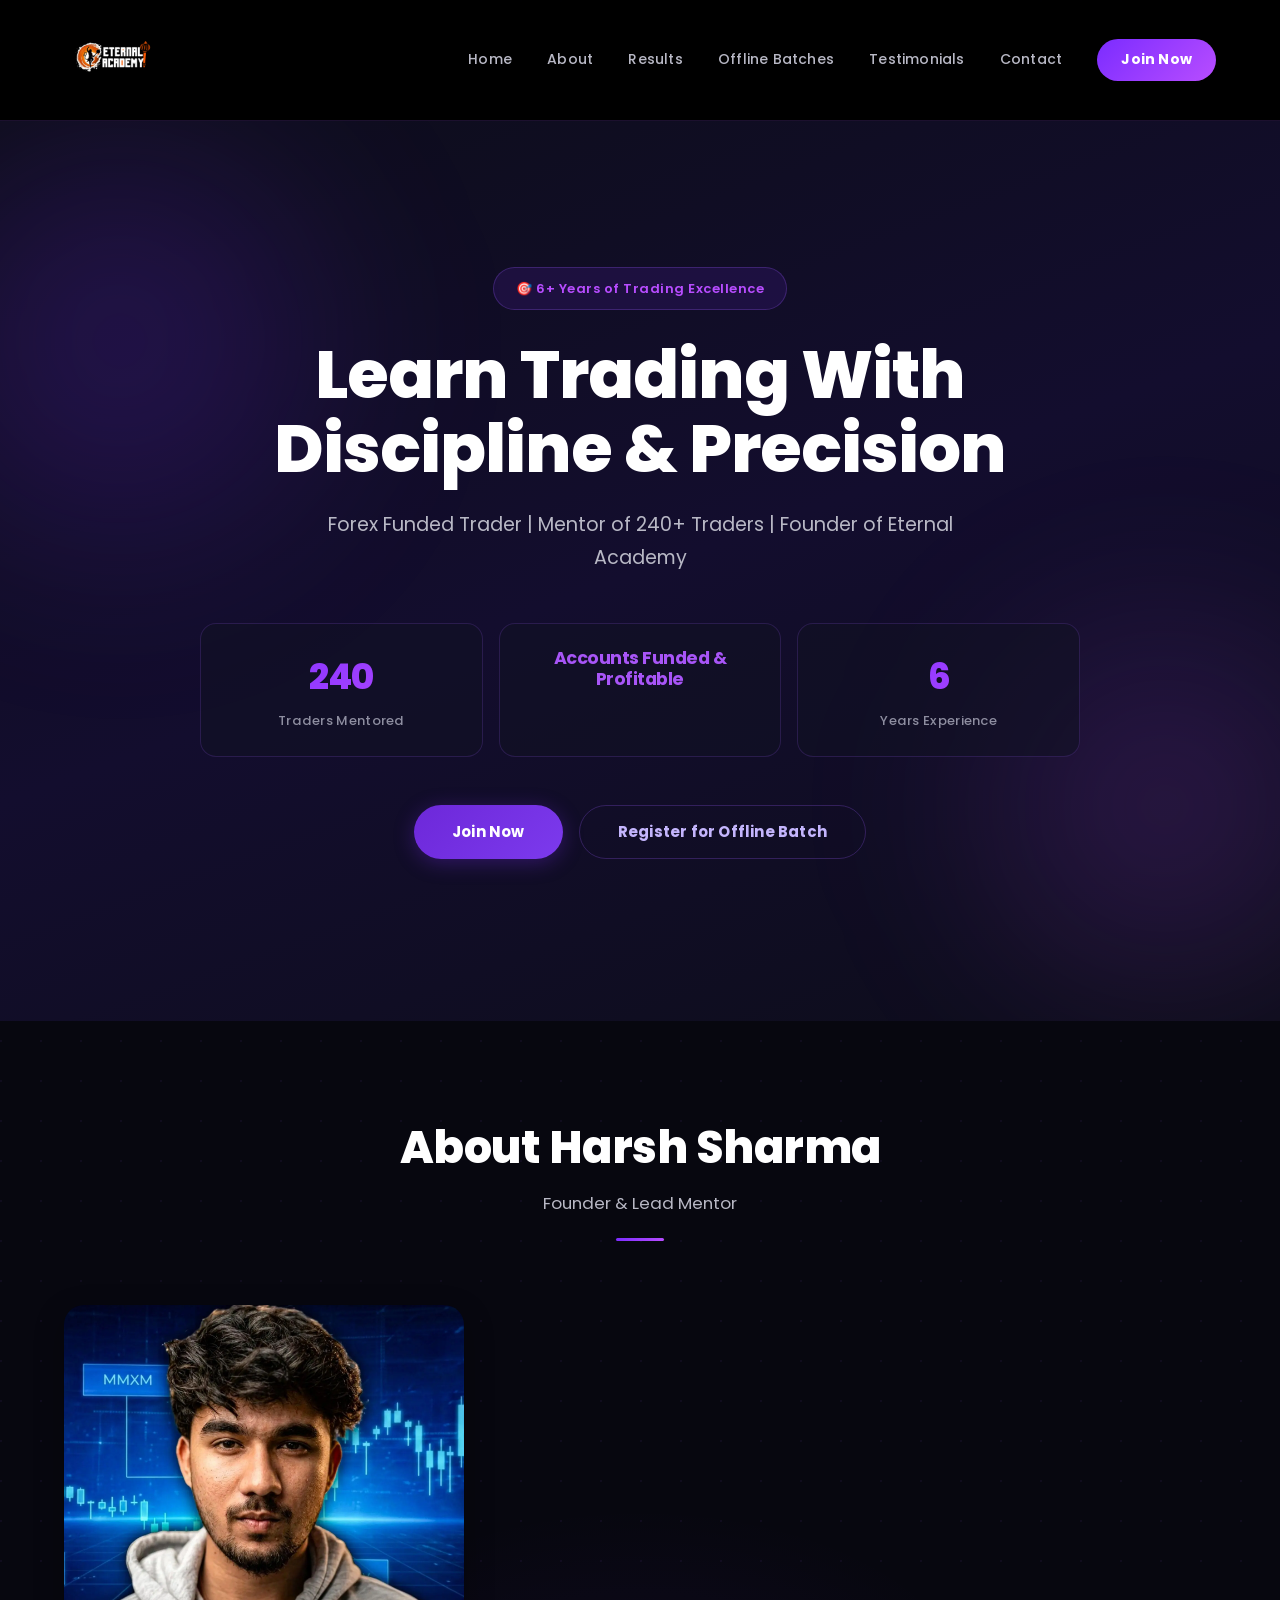
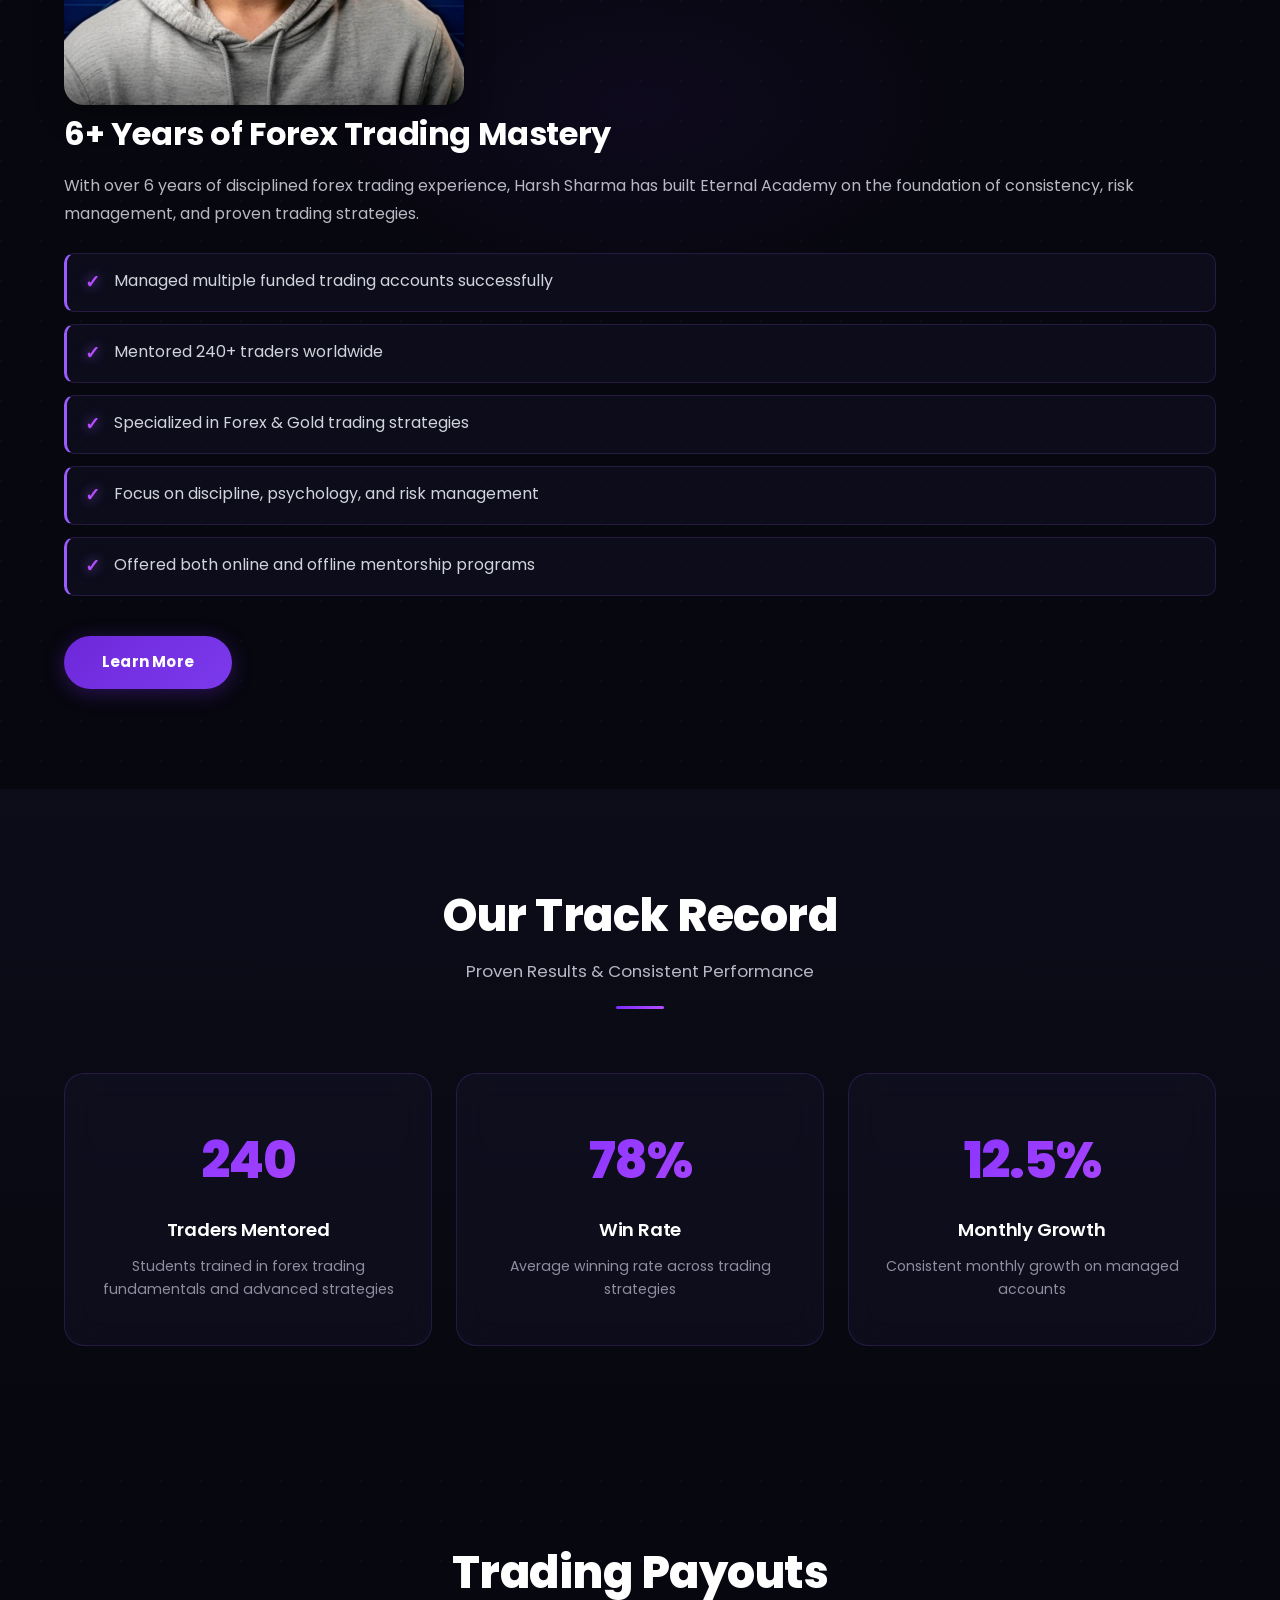
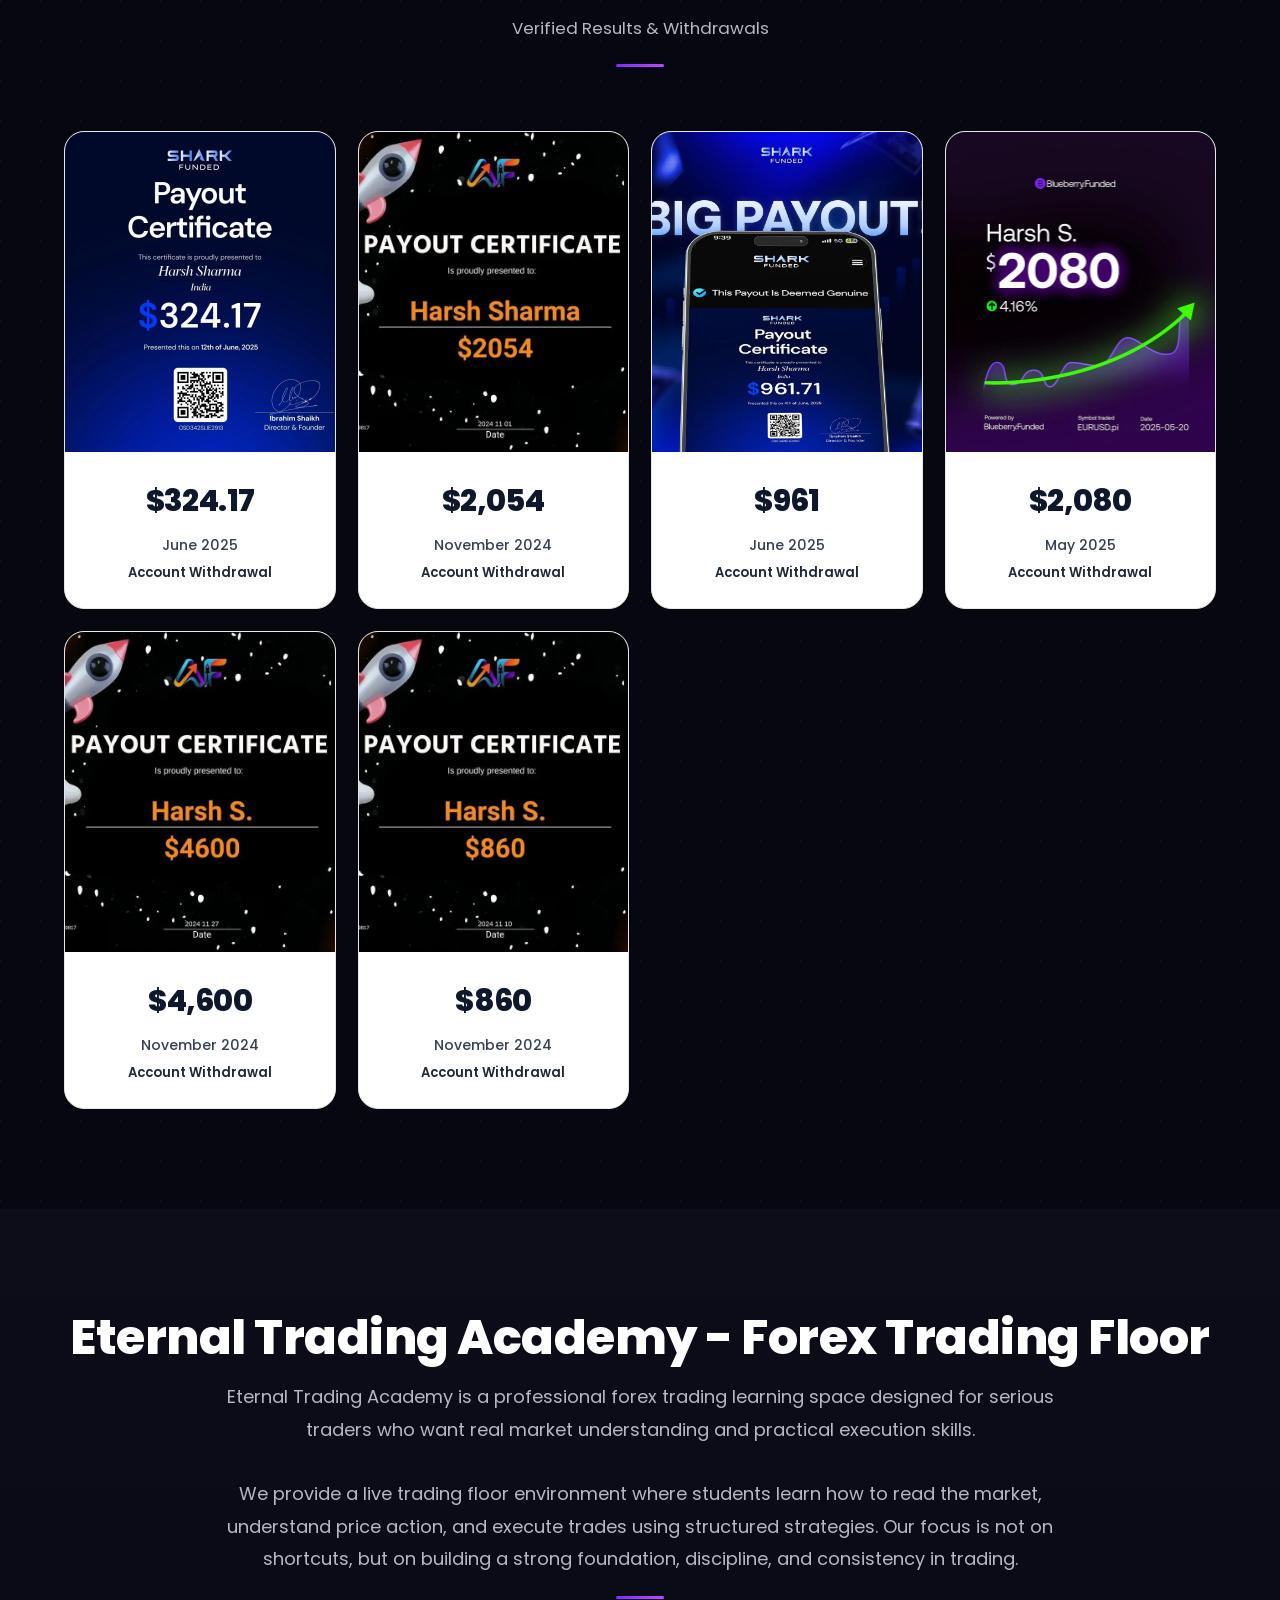
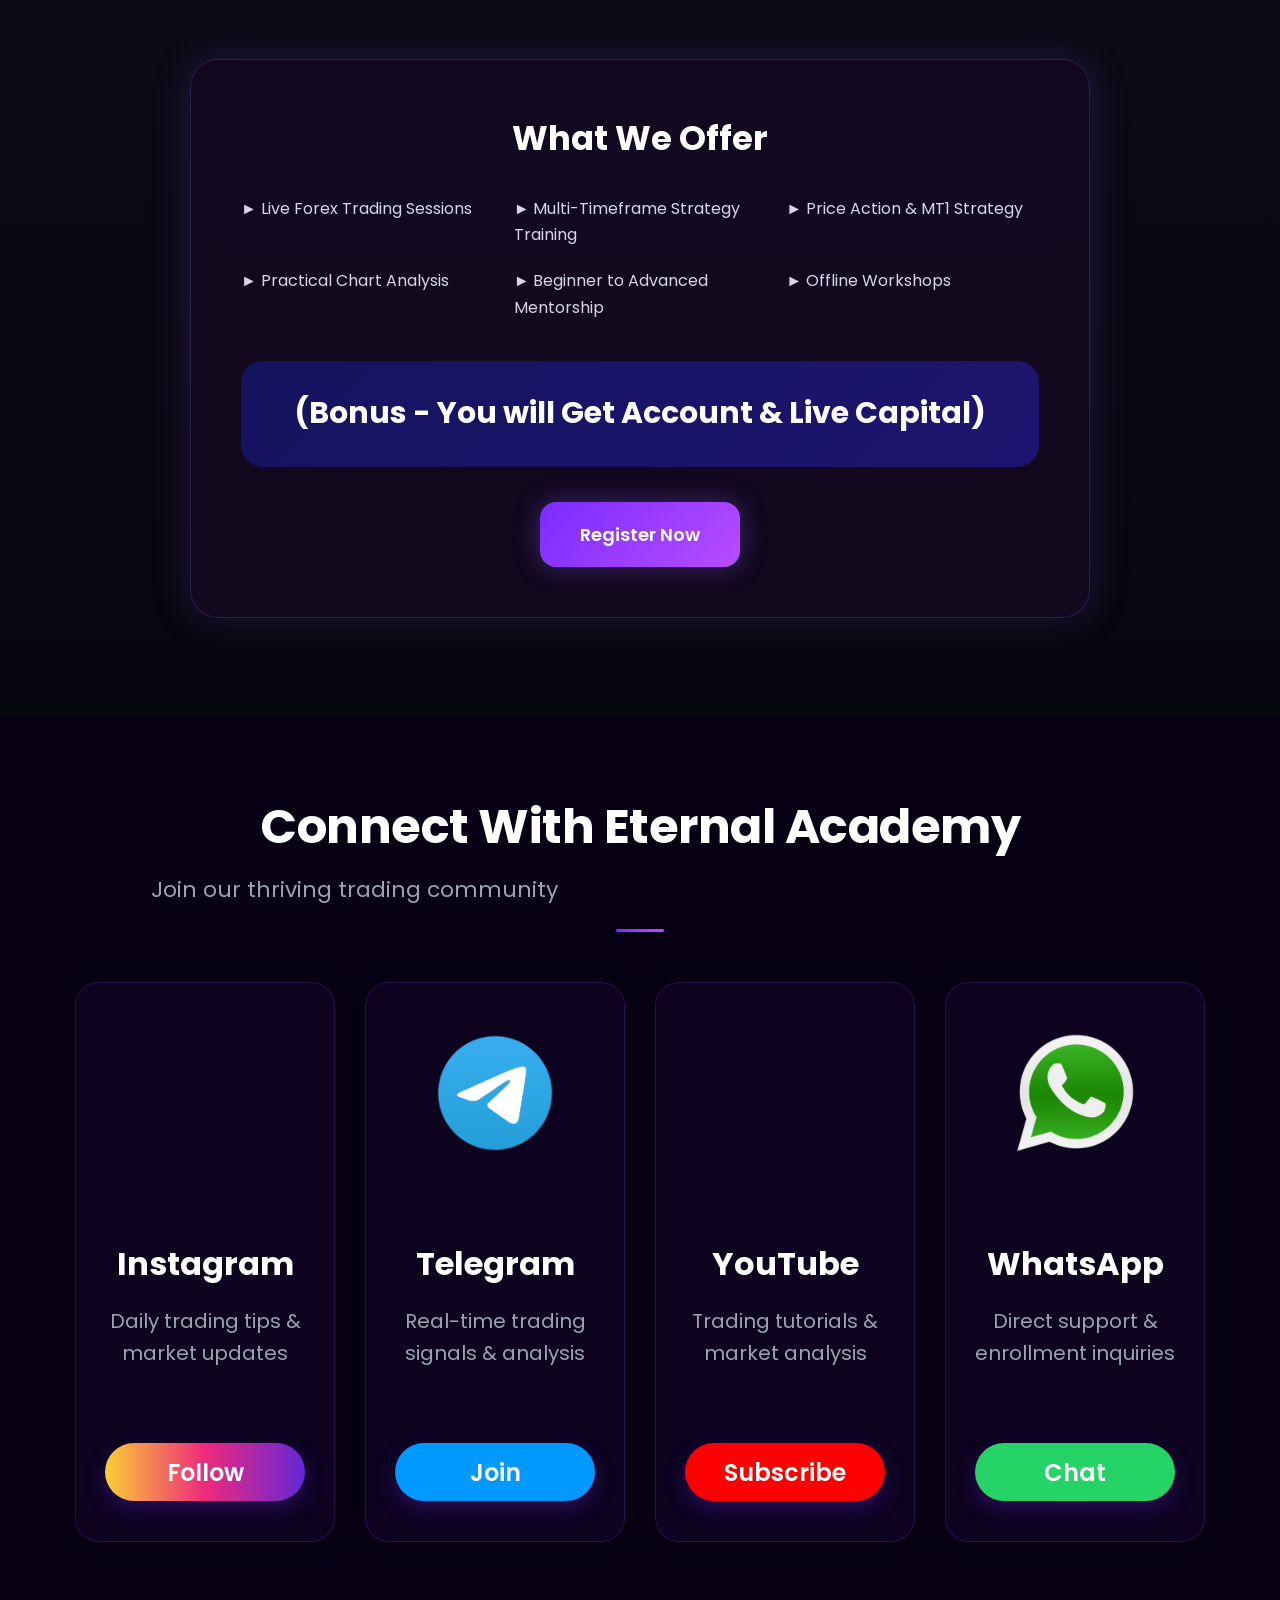
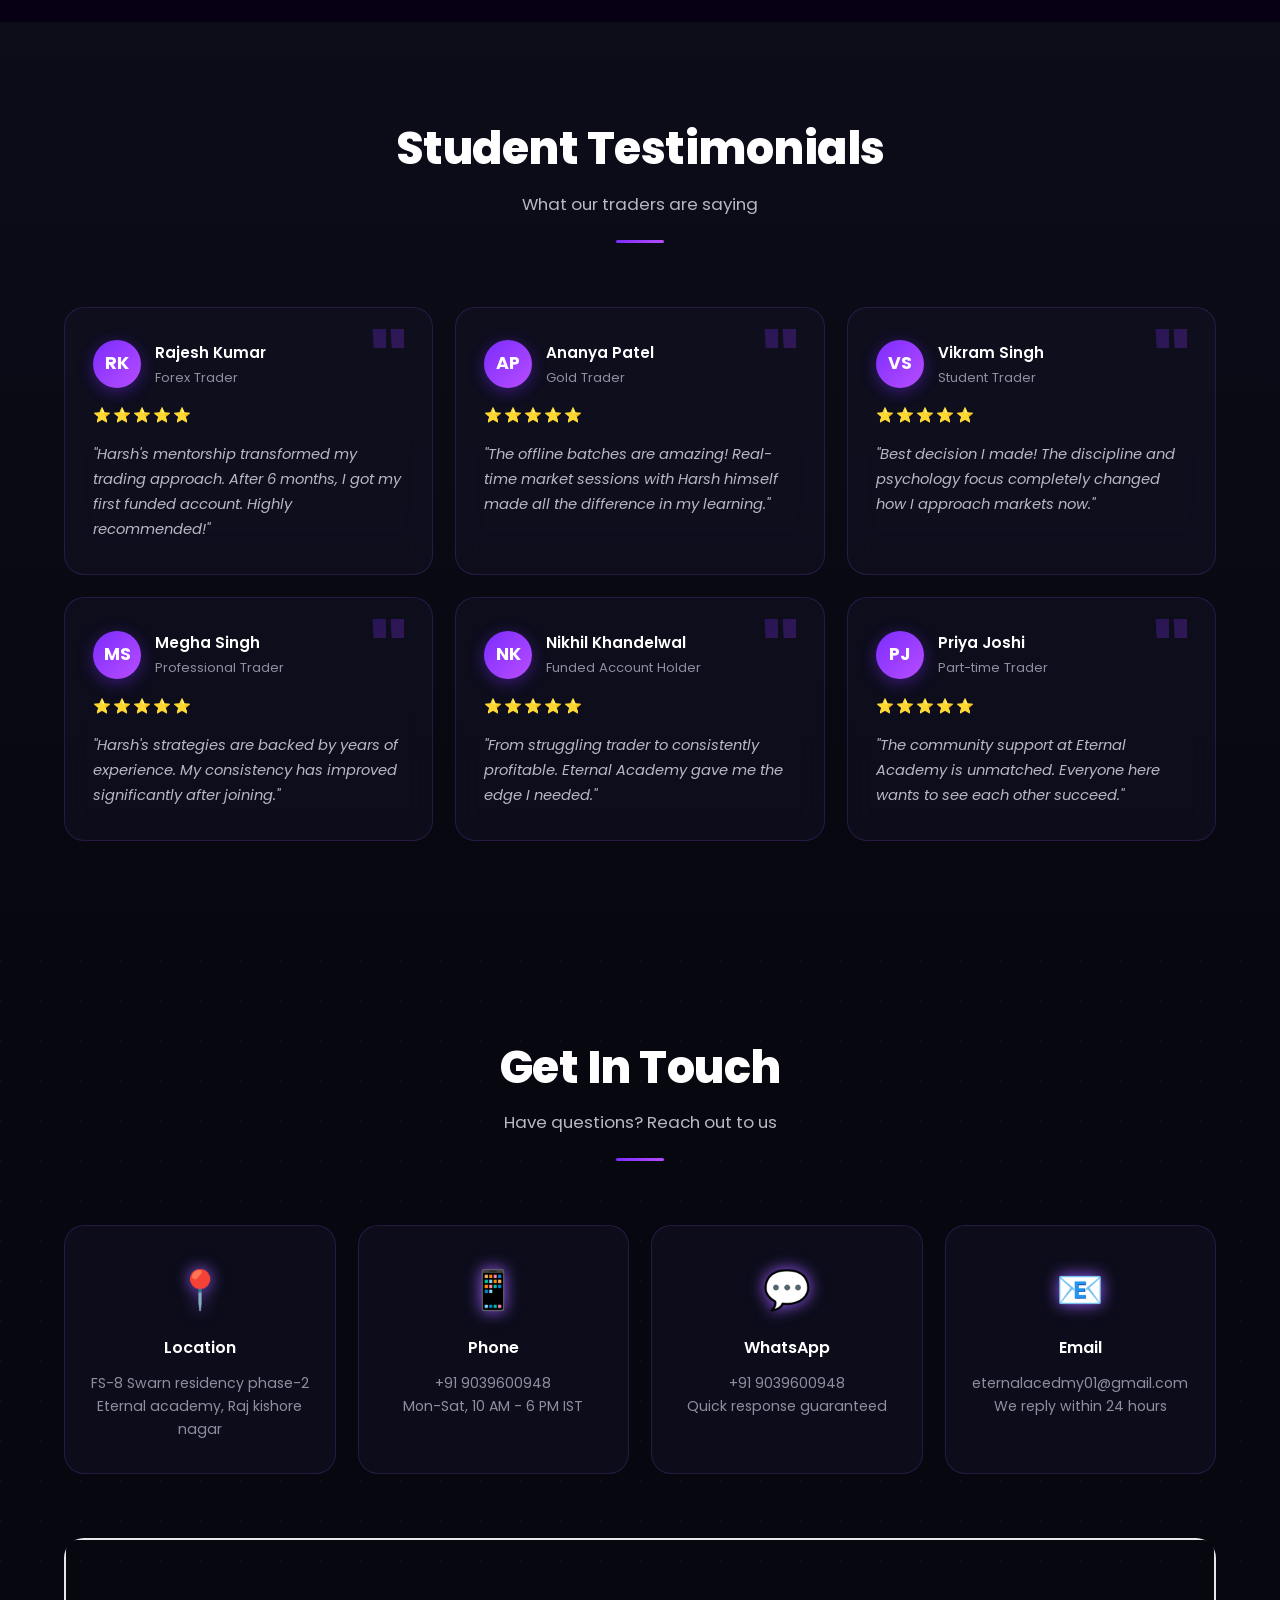
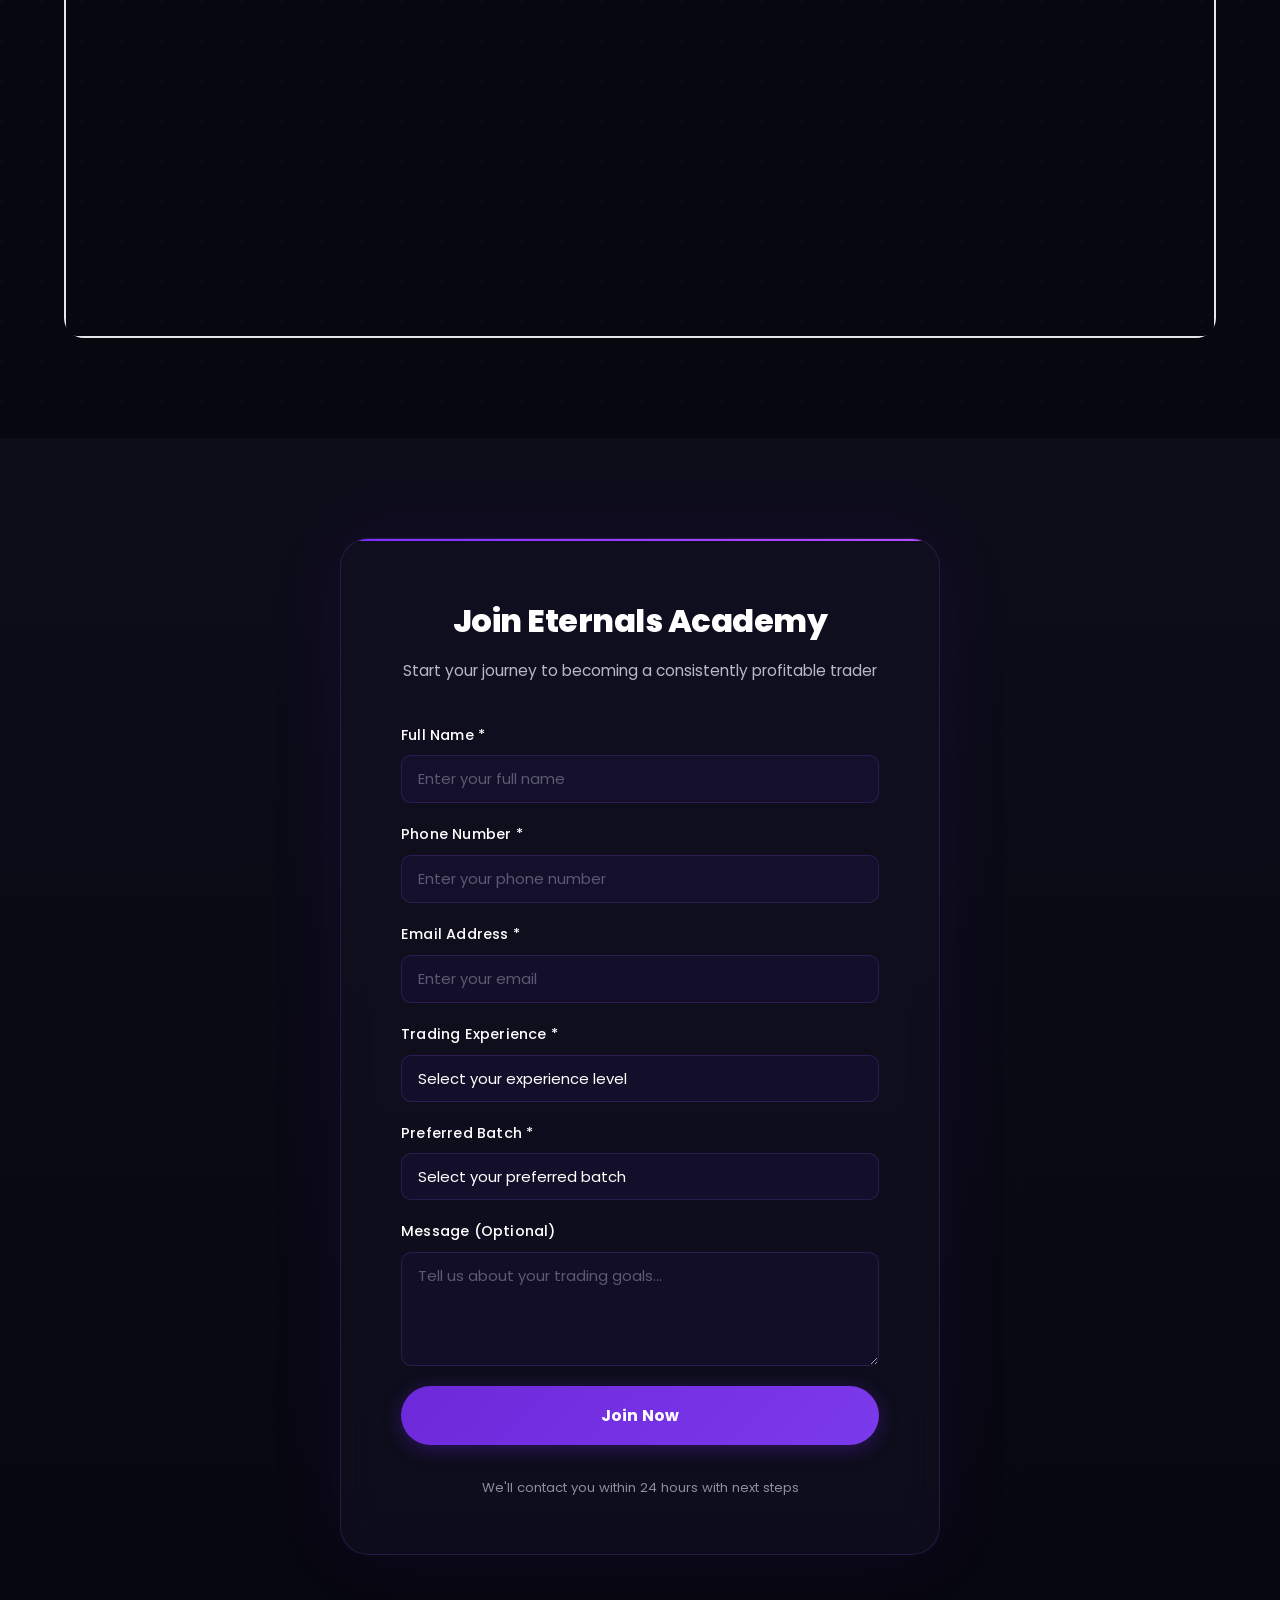
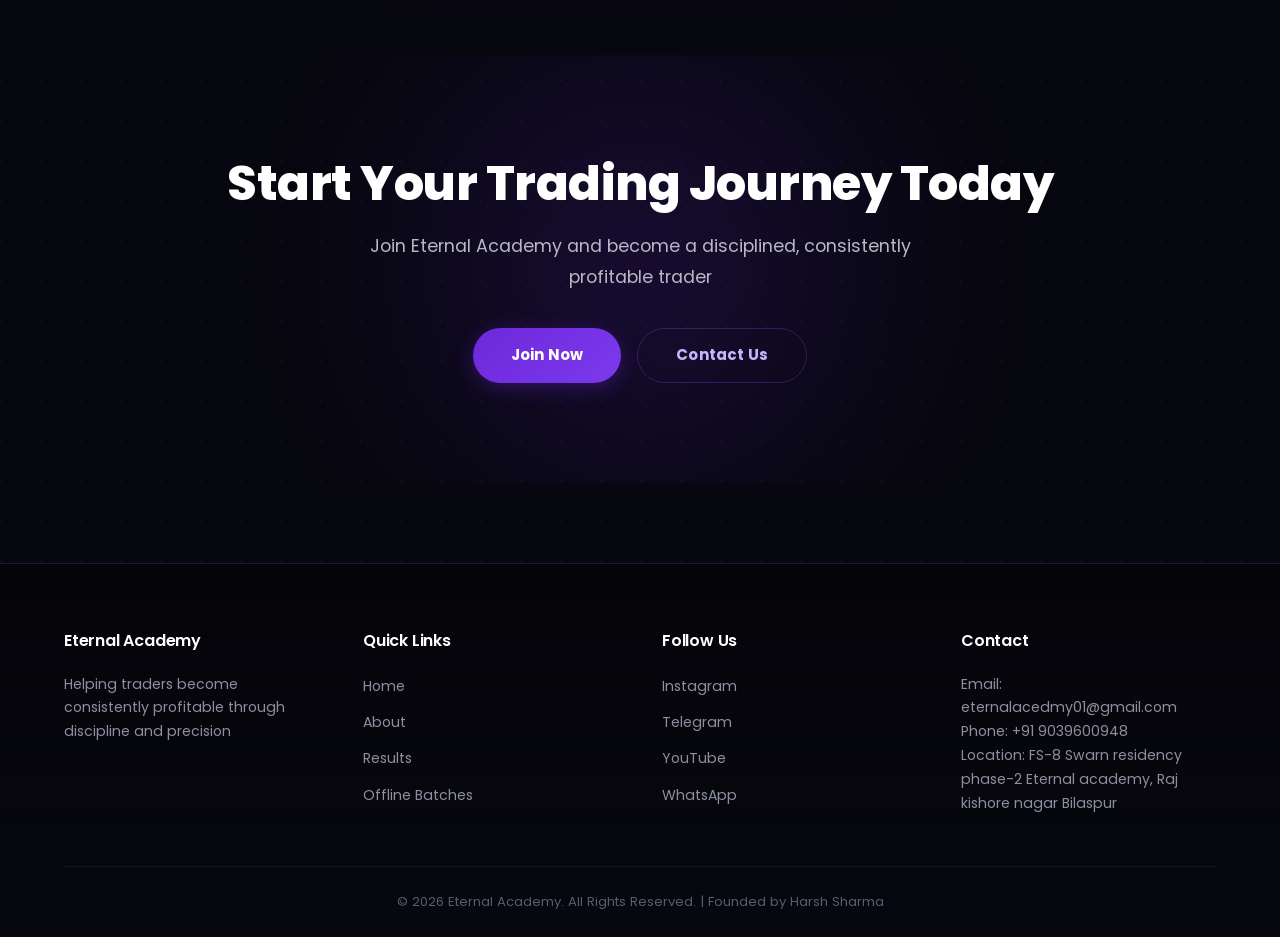
<file: index.html>
<!DOCTYPE html>
<html lang="en">
<head>
    <meta charset="UTF-8">
    <meta name="viewport" content="width=device-width, initial-scale=1.0">
    <title>Eternal Academy - Forex Trading Mentorship | Harsh Sharma</title>
    <meta name="description" content="Learn forex trading from a funded trader with 8+ years experience. Join Eternal Academy for disciplined, consistent trading strategies.">
<meta name="google-site-verification" content="BdTYVQLpLYIX4IVpI2OWJgVqz_3_VVEEHwRyatCXu3I" />
    <!-- Preconnect for Google Fonts (eliminates render-blocking DNS) -->
    <link rel="preconnect" href="https://fonts.googleapis.com">
    <link rel="preconnect" href="https://fonts.gstatic.com" crossorigin>

    <!-- Single consolidated font request -->
    <link href="https://fonts.googleapis.com/css2?family=Poppins:wght@300;400;500;600;700;800;900&family=Sora:wght@400;500;600;700&family=Inter:wght@300;400;500;600;700&display=swap" rel="stylesheet">

    <!-- Single minified stylesheet (preloaded for performance) -->
    <link rel="preload" href="styles.min.css" as="style" onload="this.onload=null;this.rel='stylesheet'">
    <noscript><link rel="stylesheet" href="styles.min.css"></noscript>
    <link rel="stylesheet" href="styles.min.css">
</head>
<body>

    <!-- ========== HEADER / NAVBAR ========== -->
    <header>
        <nav class="navbar" aria-label="Main navigation">
            <div class="navbar-container">

                <!-- Logo -->
                <div class="navbar-logo">
                    <img
                        src="imageslogo-Photoroom.webp"
                        alt="Eternal Academy Logo"
                        width="100"
                        height="100"
                        style="width:100px;height:100px;object-fit:contain;display:block;"
                        fetchpriority="high"
                        decoding="async">
                </div>

                <!-- Menu -->
                <div class="navbar-menu" id="navbarMenu">
                    <a href="#home" class="nav-link">Home</a>
                    <a href="#about" class="nav-link">About</a>
                    <a href="#results" class="nav-link">Results</a>
                    <a href="#batches" class="nav-link">Offline Batches</a>
                    <a href="#testimonials" class="nav-link">Testimonials</a>
                    <a href="#contact" class="nav-link">Contact</a>
                    <a href="#register" class="nav-cta">Join Now</a>
                </div>

                <!-- Hamburger -->
                <button
                    class="hamburger"
                    id="hamburger"
                    aria-label="Toggle navigation menu"
                    aria-expanded="false"
                    aria-controls="navbarMenu">
                    <span></span>
                    <span></span>
                    <span></span>
                </button>

            </div>
        </nav>
    </header>

    <!-- ========== MAIN CONTENT ========== -->
    <main id="main-content">

        <!-- Hero Section -->
        <section id="home" class="hero">
            <div class="hero-background" aria-hidden="true">
                <div class="glow-left"></div>
                <div class="glow-right"></div>
            </div>
            <div class="hero-content">
                <div class="badge">🎯 6+ Years of Trading Excellence</div>
                <h1 class="hero-headline">Learn Trading With Discipline &amp; Precision</h1>
                <p class="hero-subheadline">Forex Funded Trader | Mentor of 240+ Traders | Founder of Eternal Academy</p>

                <div class="stats-row">
                    <div class="stat-card">
                        <div class="stat-number" data-target="240">0</div>
                        <div class="stat-label">Traders Mentored</div>
                    </div>
                    <div class="stat-card">
                        <div class="stat-label" style="font-size:1.1rem;font-weight:700;color:#a855f7;line-height:1.2;letter-spacing:-0.5px;margin-bottom:8px;text-align:center;display:block;">
                            Accounts Funded &amp; Profitable
                        </div>
                    </div>
                    <div class="stat-card">
                        <div class="stat-number" data-target="6">0</div>
                        <div class="stat-label">Years Experience</div>
                    </div>
                </div>

                <div class="hero-buttons">
                    <a href="#register" class="btn btn-primary">Join Now</a>
                    <a href="#batches" class="btn btn-secondary">Register for Offline Batch</a>
                </div>
            </div>
        </section>

        <!-- About Section -->
        <section id="about" class="about">
            <div class="container">
                <div class="section-header">
                    <h2>About Harsh Sharma</h2>
                    <p>Founder &amp; Lead Mentor</p>
                </div>
                <div class="about-image">
                    <img
                        src="harsh.webp"
                        alt="Harsh Sharma - Founder and Lead Mentor of Eternal Academy"
                        width="400"
                        height="400"
                        loading="lazy"
                        decoding="async"
                        style="width:100%;max-width:400px;border-radius:20px;object-fit:cover;box-shadow:0 10px 30px rgba(0,0,0,0.3);">
                </div>
                <div class="about-content">
                    <div class="about-text">
                        <h3>6+ Years of Forex Trading Mastery</h3>
                        <p>With over 6 years of disciplined forex trading experience, Harsh Sharma has built Eternal Academy on the foundation of consistency, risk management, and proven trading strategies.</p>

                        <div class="achievement-list">
                            <div class="achievement-item">
                                <span class="achievement-icon" aria-hidden="true">✓</span>
                                <span>Managed multiple funded trading accounts successfully</span>
                            </div>
                            <div class="achievement-item">
                                <span class="achievement-icon" aria-hidden="true">✓</span>
                                <span>Mentored 240+ traders worldwide</span>
                            </div>
                            <div class="achievement-item">
                                <span class="achievement-icon" aria-hidden="true">✓</span>
                                <span>Specialized in Forex &amp; Gold trading strategies</span>
                            </div>
                            <div class="achievement-item">
                                <span class="achievement-icon" aria-hidden="true">✓</span>
                                <span>Focus on discipline, psychology, and risk management</span>
                            </div>
                            <div class="achievement-item">
                                <span class="achievement-icon" aria-hidden="true">✓</span>
                                <span>Offered both online and offline mentorship programs</span>
                            </div>
                        </div>

                        <div class="about-buttons">
                            <a href="#batches" class="btn btn-primary">Learn More</a>
                        </div>
                    </div>
                </div>
            </div>
        </section>

        <!-- Achievements Section -->
        <section class="achievements">
            <div class="container">
                <div class="section-header">
                    <h2>Our Track Record</h2>
                    <p>Proven Results &amp; Consistent Performance</p>
                </div>
                <div class="achievements-grid">
                    <div class="achievement-card">
                        <div class="achievement-number" data-target="240">240</div>
                        <div class="achievement-title">Traders Mentored</div>
                        <p>Students trained in forex trading fundamentals and advanced strategies</p>
                    </div>
                    <div class="achievement-card">
                        <div class="achievement-number">78%</div>
                        <div class="achievement-title">Win Rate</div>
                        <p>Average winning rate across trading strategies</p>
                    </div>
                    <div class="achievement-card">
                        <div class="achievement-number">12.5%</div>
                        <div class="achievement-title">Monthly Growth</div>
                        <p>Consistent monthly growth on managed accounts</p>
                    </div>
                </div>
            </div>
        </section>

        <!-- Results Section -->
        <section id="results" class="results">
            <div class="container">
                <div class="section-header">
                    <h2>Trading Payouts</h2>
                    <p>Verified Results &amp; Withdrawals</p>
                </div>
                <div class="results-grid">

                    <div class="result-card">
                        <div class="result-image">
                            <img
                                src="PAYOUTA2.webp"
                                alt="Payout Certificate showing $324.17 withdrawal - June 2025"
                                width="400"
                                height="320"
                                loading="lazy"
                                decoding="async"
                                style="width:100%;height:320px;object-fit:cover;display:block;">
                        </div>
                        <div class="result-content">
                            <div class="result-amount">$324.17</div>
                            <div class="result-date">June 2025</div>
                            <div class="result-label">Account Withdrawal</div>
                        </div>
                    </div>

                    <div class="result-card">
                        <div class="result-image">
                            <img
                                src="PAYOUTS3.webp"
                                alt="Payout Certificate showing $2,054 withdrawal - November 2024"
                                width="400"
                                height="320"
                                loading="lazy"
                                decoding="async"
                                style="width:100%;height:320px;object-fit:cover;display:block;">
                        </div>
                        <div class="result-content">
                            <div class="result-amount">$2,054</div>
                            <div class="result-date">November 2024</div>
                            <div class="result-label">Account Withdrawal</div>
                        </div>
                    </div>

                    <div class="result-card">
                        <div class="result-image">
                            <img
                                src="PAYOUTS1.webp"
                                alt="Payout Certificate showing $961 withdrawal - June 2025"
                                width="400"
                                height="320"
                                loading="lazy"
                                decoding="async"
                                style="width:100%;height:320px;object-fit:cover;display:block;">
                        </div>
                        <div class="result-content">
                            <div class="result-amount">$961</div>
                            <div class="result-date">June 2025</div>
                            <div class="result-label">Account Withdrawal</div>
                        </div>
                    </div>

                    <div class="result-card">
                        <div class="result-image">
                            <img
                                src="PAYOUTS4.webp"
                                alt="Payout Certificate showing $2,080 withdrawal - May 2025"
                                width="400"
                                height="320"
                                loading="lazy"
                                decoding="async"
                                style="width:100%;height:320px;object-fit:cover;display:block;">
                        </div>
                        <div class="result-content">
                            <div class="result-amount">$2,080</div>
                            <div class="result-date">May 2025</div>
                            <div class="result-label">Account Withdrawal</div>
                        </div>
                    </div>

                    <div class="result-card">
                        <div class="result-image">
                            <img
                                src="PAYOUT5.webp"
                                alt="Payout Certificate showing $4,600 withdrawal - November 2024"
                                width="400"
                                height="320"
                                loading="lazy"
                                decoding="async"
                                style="width:100%;height:320px;object-fit:cover;display:block;">
                        </div>
                        <div class="result-content">
                            <div class="result-amount">$4,600</div>
                            <div class="result-date">November 2024</div>
                            <div class="result-label">Account Withdrawal</div>
                        </div>
                    </div>

                    <div class="result-card">
                        <div class="result-image">
                            <img
                                src="PAYOUTS6.webp"
                                alt="Payout Certificate showing $860 withdrawal - November 2024"
                                width="400"
                                height="320"
                                loading="lazy"
                                decoding="async"
                                style="width:100%;height:320px;object-fit:cover;display:block;">
                        </div>
                        <div class="result-content">
                            <div class="result-amount">$860</div>
                            <div class="result-date">November 2024</div>
                            <div class="result-label">Account Withdrawal</div>
                        </div>
                    </div>

                </div>
            </div>
        </section>

        <!-- Offline Batches Section -->
        <section id="batches" class="batches">
            <div class="container">

                <div class="section-header" style="text-align:center;margin-bottom:60px;">
                    <h2 style="font-size:48px;color:#fff;margin-bottom:15px;">
                        Eternal Trading Academy - Forex Trading Floor
                    </h2>
                    <p style="color:#b8b8c5;max-width:850px;margin:auto;line-height:1.8;font-size:18px;">
                        Eternal Trading Academy is a professional forex trading learning space designed for serious traders who want real market understanding and practical execution skills.
                        <br><br>
                        We provide a live trading floor environment where students learn how to read the market, understand price action, and execute trades using structured strategies.
                        Our focus is not on shortcuts, but on building a strong foundation, discipline, and consistency in trading.
                    </p>
                </div>

                <!-- Premium Card -->
                <div style="max-width:900px;margin:auto;background:rgba(20,10,35,0.85);border:1px solid rgba(140,82,255,0.25);border-radius:28px;padding:50px;backdrop-filter:blur(16px);box-shadow:0 0 40px rgba(139,92,246,0.18);">

                    <h3 style="color:#ffffff;font-size:34px;margin-bottom:30px;text-align:center;">
                        What We Offer
                    </h3>

                    <div style="display:grid;grid-template-columns:repeat(auto-fit,minmax(250px,1fr));gap:20px;margin-bottom:40px;">
                        <div style="color:#d6d6e7;">► Live Forex Trading Sessions</div>
                        <div style="color:#d6d6e7;">► Multi-Timeframe Strategy Training</div>
                        <div style="color:#d6d6e7;">► Price Action &amp; MT1 Strategy</div>
                        <div style="color:#d6d6e7;">► Practical Chart Analysis</div>
                        <div style="color:#d6d6e7;">► Beginner to Advanced Mentorship</div>
                        <div style="color:#d6d6e7;">► Offline Workshops</div>
                    </div>

                    <!-- Highlight Box -->
                    <div style="background:linear-gradient(135deg,#15145f,#1e1470);padding:28px;border-radius:22px;text-align:center;margin-bottom:35px;">
                        <h3 style="color:white;margin:0;font-size:30px;font-weight:700;">
                            (Bonus - You will Get Account &amp; Live Capital)
                        </h3>
                    </div>

                    <!-- CTA -->
                    <div style="text-align:center;">
                        <a href="#register" style="display:inline-block;background:linear-gradient(135deg,#7b2cff,#b84dff);color:white;padding:18px 40px;border-radius:16px;font-weight:600;text-decoration:none;font-size:18px;box-shadow:0 0 25px rgba(139,92,246,0.35);">
                            Register Now
                        </a>
                    </div>

                </div>
            </div>
        </section>

        <!-- Social Media Section -->
        <section class="social-media" style="background:#070014;padding:80px 20px;font-family:'Poppins',Arial,sans-serif;">
            <div class="container" style="max-width:1200px;margin:0 auto;">

                <div class="section-header" style="text-align:center;margin-bottom:50px;">
                    <h2 style="color:#ffffff;font-size:48px;font-weight:700;margin:0 0 15px;">
                        Connect With Eternal Academy
                    </h2>
                    <p style="color:#9ca3af;font-size:22px;margin:0;">
                        Join our thriving trading community
                    </p>
                </div>

                <div class="social-grid" style="display:flex;flex-wrap:wrap;justify-content:center;gap:30px;">

                    <!-- Instagram -->
                    <a href="https://www.instagram.com/haarshfx.academy?igsh=cmJoYnc0MnZ4cnp4"
                       target="_blank"
                       rel="noopener noreferrer"
                       class="social-card"
                       aria-label="Follow Eternal Academy on Instagram"
                       style="background:#0d031f;border:1px solid rgba(138,43,226,0.25);border-radius:24px;width:260px;min-height:560px;padding:40px 25px;box-sizing:border-box;text-align:center;text-decoration:none;display:flex;flex-direction:column;align-items:center;justify-content:space-between;box-shadow:0 0 20px rgba(0,0,0,0.35);">

                        <div style="height:140px;display:flex;align-items:center;justify-content:center;">
                            <img
                                src="instagram-logo.webp"
                                alt="Instagram Logo"
                                width="120"
                                height="120"
                                loading="lazy"
                                decoding="async"
                                style="max-width:120px;max-height:120px;object-fit:contain;">
                        </div>

                        <div>
                            <h3 style="color:#ffffff;font-size:32px;font-weight:700;margin:0 0 15px;">Instagram</h3>
                            <p style="color:#9ca3af;font-size:20px;line-height:1.6;margin:0;">Daily trading tips &amp; market updates</p>
                        </div>

                        <span style="display:flex;align-items:center;justify-content:center;width:200px;height:58px;background:linear-gradient(90deg,#f9ce34,#ee2a7b,#6228d7);color:#ffffff;font-size:24px;font-weight:600;border-radius:50px;" aria-hidden="true">
                            Follow
                        </span>
                    </a>

                    <!-- Telegram -->
                    <a href="https://t.me/+ZnjfeUT1OEZhMGE1"
                       target="_blank"
                       rel="noopener noreferrer"
                       class="social-card"
                       aria-label="Join Eternal Academy on Telegram"
                       style="background:#0d031f;border:1px solid rgba(138,43,226,0.25);border-radius:24px;width:260px;min-height:560px;padding:40px 25px;box-sizing:border-box;text-align:center;text-decoration:none;display:flex;flex-direction:column;align-items:center;justify-content:space-between;box-shadow:0 0 20px rgba(0,0,0,0.35);">

                        <div style="height:140px;display:flex;align-items:center;justify-content:center;">
                            <img
                                src="telegram-logo.webp"
                                alt="Telegram Logo"
                                width="120"
                                height="120"
                                loading="lazy"
                                decoding="async"
                                style="max-width:120px;max-height:120px;object-fit:contain;">
                        </div>

                        <div>
                            <h3 style="color:#ffffff;font-size:32px;font-weight:700;margin:0 0 15px;">Telegram</h3>
                            <p style="color:#9ca3af;font-size:20px;line-height:1.6;margin:0;">Real-time trading signals &amp; analysis</p>
                        </div>

                        <span style="display:flex;align-items:center;justify-content:center;width:200px;height:58px;background:#0099ff;color:#ffffff;font-size:24px;font-weight:600;border-radius:50px;" aria-hidden="true">
                            Join
                        </span>
                    </a>

                    <!-- YouTube -->
                    <a href="https://youtube.com/@eternalacademy_fx?si=L7GqFc-nO0w6cIPI"
                       target="_blank"
                       rel="noopener noreferrer"
                       class="social-card"
                       aria-label="Subscribe to Eternal Academy on YouTube"
                       style="background:#0d031f;border:1px solid rgba(138,43,226,0.25);border-radius:24px;width:260px;min-height:560px;padding:40px 25px;box-sizing:border-box;text-align:center;text-decoration:none;display:flex;flex-direction:column;align-items:center;justify-content:space-between;box-shadow:0 0 20px rgba(0,0,0,0.35);">

                        <div style="height:140px;display:flex;align-items:center;justify-content:center;">
                            <img
                                src="youtube-logo.webp"
                                alt="YouTube Logo"
                                width="140"
                                height="120"
                                loading="lazy"
                                decoding="async"
                                style="max-width:140px;max-height:120px;object-fit:contain;">
                        </div>

                        <div>
                            <h3 style="color:#ffffff;font-size:32px;font-weight:700;margin:0 0 15px;">YouTube</h3>
                            <p style="color:#9ca3af;font-size:20px;line-height:1.6;margin:0;">Trading tutorials &amp; market analysis</p>
                        </div>

                        <span style="display:flex;align-items:center;justify-content:center;width:200px;height:58px;background:#ff0000;color:#ffffff;font-size:24px;font-weight:600;border-radius:50px;" aria-hidden="true">
                            Subscribe
                        </span>
                    </a>

                    <!-- WhatsApp -->
                    <a href="https://wa.me/919039600948"
                       target="_blank"
                       rel="noopener noreferrer"
                       class="social-card"
                       aria-label="Chat with Eternal Academy on WhatsApp"
                       style="background:#0d031f;border:1px solid rgba(138,43,226,0.25);border-radius:24px;width:260px;min-height:560px;padding:40px 25px;box-sizing:border-box;text-align:center;text-decoration:none;display:flex;flex-direction:column;align-items:center;justify-content:space-between;box-shadow:0 0 20px rgba(0,0,0,0.35);">

                        <div style="height:140px;display:flex;align-items:center;justify-content:center;">
                            <img
                                src="whatsapp-logo.webp"
                                alt="WhatsApp Logo"
                                width="120"
                                height="120"
                                loading="lazy"
                                decoding="async"
                                style="max-width:120px;max-height:120px;object-fit:contain;">
                        </div>

                        <div>
                            <h3 style="color:#ffffff;font-size:32px;font-weight:700;margin:0 0 15px;">WhatsApp</h3>
                            <p style="color:#9ca3af;font-size:20px;line-height:1.6;margin:0;">Direct support &amp; enrollment inquiries</p>
                        </div>

                        <span style="display:flex;align-items:center;justify-content:center;width:200px;height:58px;background:#25d366;color:#ffffff;font-size:24px;font-weight:600;border-radius:50px;" aria-hidden="true">
                            Chat
                        </span>
                    </a>

                </div>
            </div>
        </section>

        <!-- Testimonials Section -->
        <section id="testimonials" class="testimonials">
            <div class="container">
                <div class="section-header">
                    <h2>Student Testimonials</h2>
                    <p>What our traders are saying</p>
                </div>
                <div class="testimonials-grid">

                    <div class="testimonial-card">
                        <div class="testimonial-header">
                            <div class="testimonial-avatar" aria-hidden="true">RK</div>
                            <div class="testimonial-info">
                                <h4>Rajesh Kumar</h4>
                                <p>Forex Trader</p>
                            </div>
                        </div>
                        <div class="testimonial-rating" aria-label="5 out of 5 stars">⭐⭐⭐⭐⭐</div>
                        <p class="testimonial-text">"Harsh's mentorship transformed my trading approach. After 6 months, I got my first funded account. Highly recommended!"</p>
                    </div>

                    <div class="testimonial-card">
                        <div class="testimonial-header">
                            <div class="testimonial-avatar" aria-hidden="true">AP</div>
                            <div class="testimonial-info">
                                <h4>Ananya Patel</h4>
                                <p>Gold Trader</p>
                            </div>
                        </div>
                        <div class="testimonial-rating" aria-label="5 out of 5 stars">⭐⭐⭐⭐⭐</div>
                        <p class="testimonial-text">"The offline batches are amazing! Real-time market sessions with Harsh himself made all the difference in my learning."</p>
                    </div>

                    <div class="testimonial-card">
                        <div class="testimonial-header">
                            <div class="testimonial-avatar" aria-hidden="true">VS</div>
                            <div class="testimonial-info">
                                <h4>Vikram Singh</h4>
                                <p>Student Trader</p>
                            </div>
                        </div>
                        <div class="testimonial-rating" aria-label="5 out of 5 stars">⭐⭐⭐⭐⭐</div>
                        <p class="testimonial-text">"Best decision I made! The discipline and psychology focus completely changed how I approach markets now."</p>
                    </div>

                    <div class="testimonial-card">
                        <div class="testimonial-header">
                            <div class="testimonial-avatar" aria-hidden="true">MS</div>
                            <div class="testimonial-info">
                                <h4>Megha Singh</h4>
                                <p>Professional Trader</p>
                            </div>
                        </div>
                        <div class="testimonial-rating" aria-label="5 out of 5 stars">⭐⭐⭐⭐⭐</div>
                        <p class="testimonial-text">"Harsh's strategies are backed by years of experience. My consistency has improved significantly after joining."</p>
                    </div>

                    <div class="testimonial-card">
                        <div class="testimonial-header">
                            <div class="testimonial-avatar" aria-hidden="true">NK</div>
                            <div class="testimonial-info">
                                <h4>Nikhil Khandelwal</h4>
                                <p>Funded Account Holder</p>
                            </div>
                        </div>
                        <div class="testimonial-rating" aria-label="5 out of 5 stars">⭐⭐⭐⭐⭐</div>
                        <p class="testimonial-text">"From struggling trader to consistently profitable. Eternal Academy gave me the edge I needed."</p>
                    </div>

                    <div class="testimonial-card">
                        <div class="testimonial-header">
                            <div class="testimonial-avatar" aria-hidden="true">PJ</div>
                            <div class="testimonial-info">
                                <h4>Priya Joshi</h4>
                                <p>Part-time Trader</p>
                            </div>
                        </div>
                        <div class="testimonial-rating" aria-label="5 out of 5 stars">⭐⭐⭐⭐⭐</div>
                        <p class="testimonial-text">"The community support at Eternal Academy is unmatched. Everyone here wants to see each other succeed."</p>
                    </div>

                </div>
            </div>
        </section>

        <!-- Contact Section -->
        <section id="contact" class="contact">
            <div class="container">
                <div class="section-header">
                    <h2>Get In Touch</h2>
                    <p>Have questions? Reach out to us</p>
                </div>
                <div class="contact-grid">
                    <div class="contact-card">
                        <div class="contact-icon" aria-hidden="true">📍</div>
                        <h3>Location</h3>
                        <p>FS-8 Swarn residency phase-2 Eternal academy, Raj kishore nagar</p>
                    </div>
                    <div class="contact-card">
                        <div class="contact-icon" aria-hidden="true">📱</div>
                        <h3>Phone</h3>
                        <p>+91 9039600948</p>
                        <p>Mon-Sat, 10 AM - 6 PM IST</p>
                    </div>
                    <div class="contact-card">
                        <div class="contact-icon" aria-hidden="true">💬</div>
                        <h3>WhatsApp</h3>
                        <p>+91 9039600948</p>
                        <p>Quick response guaranteed</p>
                    </div>
                    <div class="contact-card">
                        <div class="contact-icon" aria-hidden="true">📧</div>
                        <h3>Email</h3>
                        <p>eternalacedmy01@gmail.com</p>
                        <p>We reply within 24 hours</p>
                    </div>
                </div>

                <!-- Google Maps iframe (fixed, accessible, CLS-safe) -->
                <div class="map-container" style="border-radius:20px;overflow:hidden;margin-top:40px;">
                    <iframe
                        src="https://www.google.com/maps/embed?pb=!1m18!1m12!1m3!1d3697.0382958936043!2d82.1881618!3d22.086354399999998!2m3!1f0!2f0!3f0!3m2!1i1024!2i768!4f13.1!3m3!1m2!1s0x3a280bc0af51b891%3A0x44a1dc3107584ead!2sEternal%20academy!5e0!3m2!1sen!2sin!4v1778311293739!5m2!1sen!2sin"
                        title="Eternal Academy Office Location on Google Maps"
                        width="100%"
                        height="400"
                        style="border:2px solid #e5e7eb;border-radius:12px;overflow:hidden;display:block;"
                        allowfullscreen
                        loading="lazy"
                        referrerpolicy="no-referrer-when-downgrade">
                    </iframe>
                </div>
            </div>
        </section>

        <!-- Registration Form Section -->
        <section id="register" class="registration">
            <div class="container">
                <div class="registration-card">
                    <div class="registration-header">
                        <h2>Join Eternals Academy</h2>
                        <p>Start your journey to becoming a consistently profitable trader</p>
                    </div>

                    <form
                        id="registrationForm"
                        class="registration-form"
                        action="https://formsubmit.co/beeisop89@gmail.com"
                        method="POST">

                        <input type="hidden" name="_captcha" value="false">
                        <input type="hidden" name="_subject" value="New Registration - Eternals Academy">
                        <input type="hidden" name="_template" value="table">

                        <div class="form-group">
                            <label for="fullName">Full Name *</label>
                            <input type="text" id="fullName" name="Full Name" required placeholder="Enter your full name" autocomplete="name">
                        </div>

                        <div class="form-group">
                            <label for="phone">Phone Number *</label>
                            <input type="tel" id="phone" name="Phone Number" required placeholder="Enter your phone number" autocomplete="tel">
                        </div>

                        <div class="form-group">
                            <label for="email">Email Address *</label>
                            <input type="email" id="email" name="Email Address" required placeholder="Enter your email" autocomplete="email">
                        </div>

                        <div class="form-group">
                            <label for="experience">Trading Experience *</label>
                            <select id="experience" name="Trading Experience" required>
                                <option value="">Select your experience level</option>
                                <option value="Beginner (0-1 year)">Beginner (0-1 year)</option>
                                <option value="Intermediate (1-3 years)">Intermediate (1-3 years)</option>
                                <option value="Advanced (3+ years)">Advanced (3+ years)</option>
                                <option value="Funded Account Holder">Funded Account Holder</option>
                            </select>
                        </div>

                        <div class="form-group">
                            <label for="batch">Preferred Batch *</label>
                            <select id="batch" name="Preferred Batch" required>
                                <option value="">Select your preferred batch</option>
                                <option value="Beginner Traders">Beginner Traders</option>
                                <option value="Intermediate Traders">Intermediate Traders</option>
                                <option value="Advanced Traders">Advanced Traders</option>
                                <option value="Weekend Batch">Weekend Batch</option>
                                <option value="Weekday Batch">Weekday Batch</option>
                            </select>
                        </div>

                        <div class="form-group">
                            <label for="message">Message (Optional)</label>
                            <textarea id="message" name="Message" rows="4" placeholder="Tell us about your trading goals..."></textarea>
                        </div>

                        <button type="submit" class="btn btn-primary btn-large">
                            Join Now
                        </button>

                        <p class="form-notice">
                            We'll contact you within 24 hours with next steps
                        </p>
                    </form>
                </div>
            </div>
        </section>

        <!-- Final CTA Section -->
        <section class="final-cta">
            <div class="cta-background" aria-hidden="true">
                <div class="cta-glow"></div>
            </div>
            <div class="container">
                <div class="cta-content">
                    <h2>Start Your Trading Journey Today</h2>
                    <p>Join Eternal Academy and become a disciplined, consistently profitable trader</p>
                    <div class="cta-buttons">
                        <a href="#register" class="btn btn-primary">Join Now</a>
                        <a href="#contact" class="btn btn-secondary">Contact Us</a>
                    </div>
                </div>
            </div>
        </section>

    </main>
    <!-- ========== END MAIN CONTENT ========== -->

    <!-- ========== FOOTER ========== -->
    <footer class="footer">
        <div class="container">
            <div class="footer-content">
                <div class="footer-section">
                    <h3>Eternal Academy</h3>
                    <p>Helping traders become consistently profitable through discipline and precision</p>
                </div>
                <div class="footer-section">
                    <h4>Quick Links</h4>
                    <ul>
                        <li><a href="#home">Home</a></li>
                        <li><a href="#about">About</a></li>
                        <li><a href="#results">Results</a></li>
                        <li><a href="#batches">Offline Batches</a></li>
                    </ul>
                </div>
                <div class="footer-section">
                    <h4>Follow Us</h4>
                    <ul>
                        <li><a href="https://www.instagram.com/haarshfx.academy" target="_blank" rel="noopener noreferrer">Instagram</a></li>
                        <li><a href="https://t.me/+ZnjfeUT1OEZhMGE1" target="_blank" rel="noopener noreferrer">Telegram</a></li>
                        <li><a href="https://youtube.com/@eternalacademy_fx?si=L7GqFc-nO0w6cIPI" target="_blank" rel="noopener noreferrer">YouTube</a></li>
                        <li><a href="https://wa.me/919039600948" target="_blank" rel="noopener noreferrer">WhatsApp</a></li>
                    </ul>
                </div>
                <div class="footer-section">
                    <h4>Contact</h4>
                    <p>Email: eternalacedmy01@gmail.com</p>
                    <p>Phone: +91 9039600948</p>
                    <p>Location: FS-8 Swarn residency phase-2 Eternal academy, Raj kishore nagar Bilaspur</p>
                </div>
            </div>
            <div class="footer-bottom">
                <p>&copy; 2026 Eternal Academy. All Rights Reserved. | Founded by Harsh Sharma</p>
            </div>
        </div>
    </footer>

    <!-- Success Notification -->
    <div id="successNotification" class="notification notification-success" role="alert" aria-live="polite">
        <div class="notification-content">
            <span class="notification-icon" aria-hidden="true">✓</span>
            <div>
                <h4>Registration Successful!</h4>
                <p>We'll contact you shortly with enrollment details</p>
            </div>
            <button class="notification-close" aria-label="Close notification">&times;</button>
        </div>
    </div>

    <!-- Deferred script — no render blocking -->
    <script src="script.js" defer></script>

</body>
</html>
</file>
<file: styles.min.css>
:root{--primary:#9b5cff;--primary-light:#b84dff;--primary-dark:#7b2cff;--accent-glow:rgba(123,44,255,0.45);--accent-subtle:rgba(123,44,255,0.12);--accent-border:rgba(155,92,255,0.25);--dark:#07070f;--dark-2:#0d0d1a;--dark-3:#111124;--dark-card:rgba(14,14,28,0.75);--dark-glass:rgba(18,18,36,0.6);--text-primary:#ffffff;--text-body:#b8b8c5;--text-secondary:#8e8ea0;--text-muted:#5a5a72;--border-color:rgba(155,92,255,0.18);--border-subtle:rgba(255,255,255,0.06);--grad-purple:linear-gradient(135deg,#7b2cff 0%,#b84dff 100%);--grad-purple-r:linear-gradient(135deg,#b84dff 0%,#7b2cff 100%);--grad-hero:linear-gradient(160deg,#0d0d1a 0%,#130d2e 50%,#0d0d1a 100%);--transition:all 0.3s cubic-bezier(0.25,0.46,0.45,0.94);--transition-slow:all 0.5s cubic-bezier(0.25,0.46,0.45,0.94);--radius-sm:10px;--radius-md:16px;--radius-lg:20px;--radius-xl:28px;--radius-pill:100px}*,*::before,*::after{margin:0;padding:0;box-sizing:border-box}html{scroll-behavior:smooth;-webkit-font-smoothing:antialiased;-moz-osx-font-smoothing:grayscale}body{font-family:'Poppins',-apple-system,BlinkMacSystemFont,sans-serif;background-color:var(--dark);color:var(--text-body);line-height:1.65;overflow-x:hidden;background-image:radial-gradient(circle at 1px 1px,rgba(155,92,255,0.06) 1px,transparent 0);background-size:40px 40px}.container{max-width:1200px;margin:0 auto;padding:0 24px}.navbar{position:sticky;top:0;z-index:1000;background:rgba(0,0,0,0.95);backdrop-filter:blur(20px);-webkit-backdrop-filter:blur(20px);border-bottom:1px solid var(--border-color);padding:10px 20px;transition:var(--transition)}.navbar-container{max-width:1200px;margin:0 auto;padding:0 24px;display:flex;justify-content:space-between;align-items:center}.navbar-logo{display:flex;align-items:center;gap:10px;font-size:22px;font-weight:800;color:var(--text-primary);text-decoration:none;letter-spacing:-0.5px}.logo-icon{font-size:26px;filter:drop-shadow(0 0 8px var(--primary))}.logo-text{background:var(--grad-purple);-webkit-background-clip:text;-webkit-text-fill-color:transparent;background-clip:text}.navbar-menu{display:flex;gap:2.2rem;align-items:center}.nav-link{color:var(--text-body);text-decoration:none;font-weight:500;font-size:14px;letter-spacing:0.2px;transition:var(--transition);position:relative}.nav-link::after{content:'';position:absolute;bottom:-6px;left:0;width:0;height:2px;background:var(--grad-purple);border-radius:2px;transition:width 0.3s ease}.nav-link:hover{color:var(--text-primary)}.nav-link:hover::after{width:100%}.nav-cta{background:var(--grad-purple);color:#fff;padding:9px 24px;border-radius:var(--radius-pill);font-weight:700;font-size:14px;text-decoration:none;transition:var(--transition);border:none;cursor:pointer;letter-spacing:0.2px}.nav-cta:hover{transform:translateY(-2px);box-shadow:0 8px 28px var(--accent-glow);color:#ffffff}.hamburger{display:none;flex-direction:column;cursor:pointer;gap:5px;padding:4px;background:none;border:none}.hamburger span{width:28px;height:3px;background:#ffd700;border-radius:5px;transition:var(--transition);display:block}.hamburger:hover span{background:#ffe55c;box-shadow:0 0 8px rgba(255,215,0,0.5)}.hero{position:relative;min-height:100vh;display:flex;align-items:center;justify-content:center;padding:100px 24px 80px;overflow:hidden;background:var(--grad-hero)}.hero-background{position:absolute;inset:0;z-index:0;overflow:hidden}.glow-left{position:absolute;width:600px;height:600px;background:radial-gradient(circle,rgba(123,44,255,0.22),transparent 70%);top:-80px;left:-180px;border-radius:50%;filter:blur(70px);animation:floatOrb 10s ease-in-out infinite}.glow-right{position:absolute;width:550px;height:550px;background:radial-gradient(circle,rgba(184,77,255,0.18),transparent 70%);bottom:-60px;right:-160px;border-radius:50%;filter:blur(70px);animation:floatOrb 10s ease-in-out infinite reverse}@keyframes floatOrb{0%,100%{transform:translateY(0px) scale(1)}50%{transform:translateY(-40px) scale(1.05)}}.hero-content{text-align:center;z-index:1;max-width:880px;position:relative}.badge{display:inline-flex;align-items:center;gap:8px;background:var(--accent-subtle);border:1px solid var(--accent-border);padding:10px 22px;border-radius:var(--radius-pill);color:var(--primary-light);font-size:13px;font-weight:600;margin-bottom:28px;letter-spacing:0.5px;animation:slideUp 0.8s ease 0.1s both}.hero-headline{font-size:clamp(2.4rem,6vw,4.2rem);font-weight:800;line-height:1.1;letter-spacing:-1px;margin-bottom:22px;color:var(--text-primary);animation:slideUp 0.8s ease 0.2s both}.hero-headline span,.hero-headline em{background:var(--grad-purple);-webkit-background-clip:text;-webkit-text-fill-color:transparent;background-clip:text;font-style:normal}.hero-subheadline{font-size:clamp(1rem,2.5vw,1.2rem);color:var(--text-body);margin-bottom:48px;max-width:640px;margin-left:auto;margin-right:auto;line-height:1.75;animation:slideUp 0.8s ease 0.3s both}@keyframes slideUp{from{opacity:0;transform:translateY(32px)}to{opacity:1;transform:translateY(0)}}.stats-row{display:grid;grid-template-columns:repeat(auto-fit,minmax(150px,1fr));gap:16px;margin-bottom:48px;animation:slideUp 0.8s ease 0.4s both}.stat-card{background:var(--dark-glass);border:1px solid var(--border-color);padding:24px 16px;border-radius:var(--radius-md);backdrop-filter:blur(16px);-webkit-backdrop-filter:blur(16px);transition:var(--transition);position:relative;overflow:hidden}.stat-card::before{content:'';position:absolute;inset:0;background:var(--grad-purple);opacity:0;transition:opacity 0.3s ease;border-radius:inherit}.stat-card:hover{border-color:var(--primary);transform:translateY(-6px);box-shadow:0 16px 40px rgba(123,44,255,0.25)}.stat-card:hover::before{opacity:0.07}.stat-number{font-size:2.2rem;font-weight:800;letter-spacing:-1px;background:var(--grad-purple);-webkit-background-clip:text;-webkit-text-fill-color:transparent;background-clip:text;margin-bottom:4px;position:relative;z-index:1}.stat-label{font-size:0.82rem;color:var(--text-secondary);font-weight:500;position:relative;z-index:1;letter-spacing:0.3px}.hero-buttons{display:flex;gap:16px;justify-content:center;flex-wrap:wrap;margin-bottom:36px;animation:slideUp 0.8s ease 0.5s both}.btn{padding:14px 38px;border-radius:var(--radius-pill);font-family:'Poppins',sans-serif;font-weight:700;font-size:15px;text-decoration:none;transition:var(--transition);border:none;cursor:pointer;display:inline-flex;align-items:center;justify-content:center;gap:8px;letter-spacing:0.2px;position:relative;overflow:hidden;color:#ffffff}.btn::after{content:'';position:absolute;inset:0;background:rgba(255,255,255,0.08);opacity:0;transition:opacity 0.2s ease}.btn:hover::after{opacity:1}.btn-primary{background:linear-gradient(135deg,#6d28d9,#7c3aed);color:#ffffff;box-shadow:0 4px 20px rgba(109,40,217,0.35)}.btn-primary:hover{transform:translateY(-3px);box-shadow:0 12px 40px rgba(109,40,217,0.55);color:#ffffff}.btn-primary span{color:#ffffff !important}.btn-secondary{background:transparent;color:#c4b5fd;border:1.5px solid var(--accent-border);backdrop-filter:blur(8px)}.btn-secondary:hover{background:var(--accent-subtle);border-color:var(--primary);color:#ffffff;transform:translateY(-3px);box-shadow:0 8px 28px rgba(123,44,255,0.2)}.btn-large{padding:17px 52px;font-size:16px}.cta-button,.join-button,.chat-button{background:linear-gradient(135deg,#6d28d9,#7c3aed);color:#ffffff;font-weight:700}.cta-button span,.join-button span,.chat-button span{color:#ffffff !important}.urgency-badge{display:inline-flex;align-items:center;gap:8px;background:rgba(123,44,255,0.1);border:1px solid rgba(155,92,255,0.3);padding:12px 28px;border-radius:var(--radius-pill);color:var(--primary-light);font-size:13px;font-weight:600;animation:pulseGlow 2.5s ease-in-out infinite;letter-spacing:0.3px}@keyframes pulseGlow{0%,100%{box-shadow:0 0 0 0 rgba(123,44,255,0)}50%{box-shadow:0 0 18px 2px rgba(123,44,255,0.3)}}@keyframes pulse{0%,100%{opacity:1}50%{opacity:0.7}}.section-header{text-align:center;margin-bottom:64px}.section-header h2{font-size:clamp(1.9rem,4vw,2.8rem);font-weight:800;letter-spacing:-0.5px;color:var(--text-primary);margin-bottom:14px;line-height:1.2}.section-header h2 span,.section-header h2 em{background:var(--grad-purple);-webkit-background-clip:text;-webkit-text-fill-color:transparent;background-clip:text;font-style:normal}.section-header p{font-size:1.05rem;color:var(--text-body);max-width:580px;margin:0 auto;line-height:1.75}.section-header::after{content:'';display:block;width:48px;height:3px;background:var(--grad-purple);border-radius:2px;margin:20px auto 0}@keyframes fadeInUp{from{opacity:0;transform:translateY(28px)}to{opacity:1;transform:translateY(0)}}@keyframes fadeInLeft{from{opacity:0;transform:translateX(-28px)}to{opacity:1;transform:translateX(0)}}@keyframes fadeInRight{from{opacity:0;transform:translateX(28px)}to{opacity:1;transform:translateX(0)}}.about{padding:100px 0;position:relative}.about::before{content:'';position:absolute;top:50%;left:50%;transform:translate(-50%,-50%);width:700px;height:400px;background:radial-gradient(ellipse,rgba(123,44,255,0.06),transparent 70%);pointer-events:none}.about-grid{display:grid;grid-template-columns:1fr 1fr;gap:72px;align-items:center}.about-image{animation:fadeInLeft 0.8s ease 0.2s both}.image-placeholder{width:100%;aspect-ratio:1;background:linear-gradient(135deg,rgba(123,44,255,0.12),rgba(184,77,255,0.05));border:1px solid var(--border-color);border-radius:var(--radius-xl);display:flex;align-items:center;justify-content:center;backdrop-filter:blur(16px);position:relative;overflow:hidden}.image-placeholder::before{content:'';position:absolute;inset:0;background:linear-gradient(45deg,transparent 30%,rgba(155,92,255,0.08),transparent 70%);animation:shimmer 3.5s infinite}@keyframes shimmer{0%{transform:translateX(-100%)}100%{transform:translateX(100%)}}.placeholder-content{text-align:center;font-size:3rem;z-index:1;position:relative}.placeholder-content .icon{display:block;margin-bottom:12px;filter:drop-shadow(0 0 12px var(--primary))}.placeholder-content p{color:var(--text-secondary);font-size:13px;font-weight:500}.about-content{animation:fadeInRight 0.8s ease 0.2s both}.about-text h3{font-size:clamp(1.6rem,3vw,2rem);font-weight:700;margin-bottom:18px;color:var(--text-primary);line-height:1.25;letter-spacing:-0.4px}.about-text h3 span,.about-text h3 em{background:var(--grad-purple);-webkit-background-clip:text;-webkit-text-fill-color:transparent;background-clip:text;font-style:normal}.about-text p{font-size:1rem;color:var(--text-body);margin-bottom:24px;line-height:1.8}.achievement-list{display:flex;flex-direction:column;gap:12px;margin-bottom:36px}.achievement-item{display:flex;gap:14px;align-items:flex-start;padding:14px 18px;background:var(--dark-glass);border:1px solid var(--border-color);border-left:3px solid var(--primary);border-radius:var(--radius-sm);backdrop-filter:blur(10px);transition:var(--transition);color:#d1d5db}.achievement-item:hover{background:rgba(123,44,255,0.1);border-color:var(--primary);border-left-color:var(--primary-light);transform:translateX(4px)}.achievement-icon{color:var(--primary-light);font-weight:700;font-size:1.1rem;flex-shrink:0;filter:drop-shadow(0 0 6px var(--primary))}.about-buttons{margin-top:40px}.achievements{padding:100px 0;background:linear-gradient(180deg,var(--dark-2),var(--dark))}.achievements-grid{display:grid;grid-template-columns:repeat(auto-fit,minmax(260px,1fr));gap:24px}.achievement-card{background:var(--dark-glass);border:1px solid var(--border-color);padding:44px 32px;border-radius:var(--radius-lg);text-align:center;transition:var(--transition);backdrop-filter:blur(16px);-webkit-backdrop-filter:blur(16px);position:relative;overflow:hidden}.achievement-card::before{content:'';position:absolute;top:0;left:0;right:0;height:2px;background:var(--grad-purple);opacity:0;transition:opacity 0.3s ease}.achievement-card::after{content:'';position:absolute;top:-60%;right:-40%;width:280px;height:280px;background:radial-gradient(circle,rgba(123,44,255,0.12),transparent);border-radius:50%;opacity:0;transition:opacity 0.4s ease}.achievement-card:hover{border-color:var(--primary);transform:translateY(-10px);box-shadow:0 20px 60px rgba(123,44,255,0.2)}.achievement-card:hover::before,.achievement-card:hover::after{opacity:1}.achievement-number{font-size:3.2rem;font-weight:800;letter-spacing:-1.5px;background:var(--grad-purple);-webkit-background-clip:text;-webkit-text-fill-color:transparent;background-clip:text;margin-bottom:12px;position:relative;z-index:1}.achievement-title{font-size:1.15rem;font-weight:600;margin-bottom:10px;color:var(--text-primary);position:relative;z-index:1;letter-spacing:-0.2px}.achievement-card p{color:var(--text-secondary);font-size:0.88rem;position:relative;z-index:1;line-height:1.65}.results{padding:100px 0;position:relative}.results-grid{display:grid;grid-template-columns:repeat(auto-fit,minmax(270px,1fr));gap:22px}.result-card{background:#ffffff;color:#111827;border:1px solid #e5e7eb;border-radius:var(--radius-lg);overflow:hidden;transition:var(--transition)}.result-card:hover{border-color:var(--primary);transform:translateY(-8px);box-shadow:0 20px 50px rgba(123,44,255,0.2)}.result-image-placeholder{width:100%;height:180px;background:linear-gradient(135deg,rgba(123,44,255,0.15),rgba(184,77,255,0.07));display:flex;align-items:center;justify-content:center;font-size:3rem;color:var(--primary-light);filter:drop-shadow(0 0 10px var(--primary));opacity:0.85}.result-content{padding:24px;text-align:center}.result-amount{font-size:1.9rem;font-weight:800;letter-spacing:-0.8px;color:#0f172a;margin-bottom:8px}.result-date{font-size:0.88rem;color:#374151;margin-bottom:5px;font-weight:500}.result-label{font-size:0.82rem;color:#1f2937;font-weight:600}.batches{padding:100px 0;background:linear-gradient(180deg,var(--dark-2),var(--dark))}.batches-grid{display:grid;grid-template-columns:repeat(auto-fit,minmax(300px,1fr));gap:28px;margin-bottom:64px}.batch-card{background:var(--dark-glass);border:1px solid var(--border-color);border-radius:var(--radius-lg);overflow:hidden;transition:var(--transition);display:flex;flex-direction:column;backdrop-filter:blur(16px);-webkit-backdrop-filter:blur(16px);position:relative}.batch-card::before{content:'';position:absolute;inset:0;border-radius:inherit;background:var(--grad-purple);opacity:0;transition:opacity 0.35s ease;pointer-events:none}.batch-card:hover{border-color:var(--primary);transform:translateY(-10px);box-shadow:0 24px 60px rgba(123,44,255,0.22)}.batch-card:hover::before{opacity:0.05}.batch-image-placeholder{width:100%;height:200px;background:linear-gradient(135deg,rgba(123,44,255,0.14),rgba(184,77,255,0.06));display:flex;align-items:center;justify-content:center;font-size:3rem;filter:drop-shadow(0 0 10px var(--primary))}.batch-content{padding:28px 28px 32px;flex:1;display:flex;flex-direction:column;position:relative;z-index:1}.batch-content h3{font-size:1.35rem;font-weight:700;margin-bottom:12px;color:var(--text-primary);letter-spacing:-0.3px}.batch-content p{color:var(--text-body);font-size:0.93rem;margin-bottom:20px;line-height:1.7}.batch-features{list-style:none;margin-bottom:26px;flex:1}.batch-features li{padding:8px 0;color:var(--text-body);font-size:0.9rem;display:flex;align-items:center;gap:10px;border-bottom:1px solid var(--border-subtle)}.batch-features li:last-child{border-bottom:none}.batch-features li::before{content:'';display:inline-block;width:6px;height:6px;background:var(--grad-purple);border-radius:50%;flex-shrink:0;box-shadow:0 0 6px var(--primary)}.batch-details{display:grid;grid-template-columns:repeat(auto-fit,minmax(240px,1fr));gap:20px;margin-top:40px}.detail-item{display:flex;gap:18px;padding:22px;background:var(--dark-glass);border:1px solid var(--border-color);border-radius:var(--radius-md);transition:var(--transition);backdrop-filter:blur(10px)}.detail-item:hover{border-color:var(--primary);background:rgba(123,44,255,0.08);transform:translateY(-4px);box-shadow:0 12px 30px rgba(123,44,255,0.15)}.detail-icon{font-size:2.2rem;flex-shrink:0;filter:drop-shadow(0 0 8px var(--primary))}.detail-item h4{color:var(--text-primary);font-size:1rem;font-weight:600;margin-bottom:5px}.detail-item p{color:var(--text-secondary);font-size:0.88rem;line-height:1.55}.social-media{padding:100px 0;position:relative}.social-grid{display:grid;grid-template-columns:repeat(auto-fit,minmax(190px,1fr));gap:20px}.social-card{background:var(--dark-glass);border:1px solid var(--border-color);padding:36px 22px;border-radius:var(--radius-lg);text-align:center;transition:all 0.3s ease;text-decoration:none;color:inherit;backdrop-filter:blur(16px);-webkit-backdrop-filter:blur(16px);display:flex;flex-direction:column;align-items:center;position:relative;overflow:hidden}.social-card::after{content:'';position:absolute;bottom:0;left:0;right:0;height:2px;background:var(--grad-purple);transform:scaleX(0);transition:transform 0.3s ease;transform-origin:left}.social-card:hover{border-color:var(--primary);transform:translateY(-5px);box-shadow:0 20px 40px rgba(138,43,226,0.25)}.social-card:hover::after{transform:scaleX(1)}.social-icon{font-size:2.8rem;margin-bottom:14px;transition:var(--transition)}.social-card:hover .social-icon{filter:drop-shadow(0 0 10px var(--primary));transform:scale(1.12)}.social-card h3{font-size:1.1rem;font-weight:600;margin-bottom:8px;color:var(--text-primary)}.social-card p{color:var(--text-secondary);font-size:0.85rem;line-height:1.5}.social-card span{display:flex;align-items:center;justify-content:center;width:200px;height:58px;border-radius:50px;font-size:24px;font-weight:600;color:#ffffff;box-shadow:0 8px 20px rgba(123,44,255,0.25);transition:all 0.3s ease;cursor:pointer}.social-card span:hover{transform:translateY(-4px) scale(1.03);box-shadow:0 0 25px rgba(153,51,255,0.5)}.testimonials{padding:100px 0;background:linear-gradient(180deg,var(--dark-2),var(--dark))}.testimonials-grid{display:grid;grid-template-columns:repeat(auto-fit,minmax(300px,1fr));gap:22px}.testimonial-card{background:var(--dark-glass);border:1px solid var(--border-color);padding:32px 28px;border-radius:var(--radius-lg);transition:var(--transition);backdrop-filter:blur(16px);-webkit-backdrop-filter:blur(16px);position:relative}.testimonial-card::before{content:'"';position:absolute;top:18px;right:24px;font-size:5rem;line-height:1;font-weight:900;background:var(--grad-purple);-webkit-background-clip:text;-webkit-text-fill-color:transparent;background-clip:text;opacity:0.25;pointer-events:none}.testimonial-card:hover{border-color:var(--primary);transform:translateY(-8px);box-shadow:0 20px 50px rgba(123,44,255,0.2)}.testimonial-header{display:flex;gap:14px;align-items:center;margin-bottom:16px}.testimonial-avatar{width:48px;height:48px;background:var(--grad-purple);border-radius:50%;display:flex;align-items:center;justify-content:center;color:#fff;font-weight:700;font-size:1.1rem;flex-shrink:0;box-shadow:0 4px 16px rgba(123,44,255,0.4)}.testimonial-info h4{margin-bottom:2px;color:var(--text-primary);font-size:0.95rem;font-weight:600}.testimonial-info p{font-size:0.82rem;color:var(--text-secondary)}.testimonial-rating{margin-bottom:14px;font-size:0.9rem;letter-spacing:2px}.testimonial-text{color:var(--text-body);font-size:0.92rem;line-height:1.7;font-style:italic}.contact{padding:100px 0;position:relative}.contact-grid{display:grid;grid-template-columns:repeat(auto-fit,minmax(240px,1fr));gap:22px;margin-bottom:64px}.contact-card{background:var(--dark-glass);border:1px solid var(--border-color);padding:32px 24px;border-radius:var(--radius-lg);text-align:center;transition:var(--transition);backdrop-filter:blur(16px);-webkit-backdrop-filter:blur(16px)}.contact-card:hover{border-color:var(--primary);transform:translateY(-8px);box-shadow:0 16px 44px rgba(123,44,255,0.2);background:rgba(123,44,255,0.08)}.contact-icon{font-size:2.4rem;margin-bottom:14px;display:block;filter:drop-shadow(0 0 8px var(--primary))}.contact-card h3{color:var(--text-primary);font-size:1rem;font-weight:600;margin-bottom:10px}.contact-card p{color:var(--text-secondary);font-size:0.88rem;line-height:1.65}.map-container{margin-top:40px;border-radius:var(--radius-lg);overflow:hidden}.map-placeholder{width:100%;height:400px;border-radius:var(--radius-lg);overflow:hidden;position:relative}.registration{padding:100px 0;background:linear-gradient(180deg,var(--dark-2),var(--dark))}.registration-card{background:var(--dark-glass);border:1px solid var(--border-color);padding:56px 60px;border-radius:var(--radius-xl);backdrop-filter:blur(20px);-webkit-backdrop-filter:blur(20px);max-width:600px;margin:0 auto;position:relative;overflow:hidden;box-shadow:0 0 80px rgba(123,44,255,0.08)}.registration-card::before{content:'';position:absolute;top:0;left:0;right:0;height:2px;background:var(--grad-purple)}.registration-header{text-align:center;margin-bottom:40px}.registration-header h2{font-size:2rem;font-weight:800;margin-bottom:10px;color:var(--text-primary);letter-spacing:-0.5px}.registration-header h2 span,.registration-header h2 em{background:var(--grad-purple);-webkit-background-clip:text;-webkit-text-fill-color:transparent;background-clip:text;font-style:normal}.registration-header p{color:var(--text-body);font-size:0.97rem}.registration-form{display:flex;flex-direction:column;gap:20px}.form-group{display:flex;flex-direction:column}.form-group label{margin-bottom:8px;color:var(--text-primary);font-weight:500;font-size:0.9rem;letter-spacing:0.2px}.form-group input,.form-group select,.form-group textarea{background:rgba(123,44,255,0.06);border:1px solid var(--border-color);padding:12px 16px;border-radius:var(--radius-sm);color:var(--text-primary);font-family:'Poppins',sans-serif;font-size:0.93rem;transition:var(--transition);outline:none;appearance:none;-webkit-appearance:none}.form-group input:focus,.form-group select:focus,.form-group textarea:focus{border-color:var(--primary);background:rgba(123,44,255,0.1);box-shadow:0 0 0 3px rgba(123,44,255,0.15)}.form-group input::placeholder,.form-group textarea::placeholder{color:var(--text-muted)}.form-group option{background:var(--dark-3);color:var(--text-primary)}.form-notice{text-align:center;color:var(--text-secondary);font-size:0.82rem;margin-top:12px;line-height:1.6}.final-cta{padding:100px 0;position:relative;overflow:hidden}.cta-background{position:absolute;inset:0;z-index:0}.cta-glow{position:absolute;width:700px;height:700px;background:radial-gradient(circle,rgba(123,44,255,0.18),transparent 65%);top:50%;left:50%;transform:translate(-50%,-50%);border-radius:50%;filter:blur(80px);animation:pulse-glow 5s ease-in-out infinite}@keyframes pulse-glow{0%,100%{transform:translate(-50%,-50%) scale(1);opacity:0.8}50%{transform:translate(-50%,-50%) scale(1.2);opacity:1}}.cta-content{text-align:center;position:relative;z-index:1}.cta-content h2{font-size:clamp(1.9rem,4vw,3rem);font-weight:800;letter-spacing:-0.5px;margin-bottom:18px;color:var(--text-primary);line-height:1.2}.cta-content h2 span,.cta-content h2 em{background:var(--grad-purple);-webkit-background-clip:text;-webkit-text-fill-color:transparent;background-clip:text;font-style:normal}.cta-content p{font-size:1.1rem;color:var(--text-body);margin-bottom:36px;max-width:580px;margin-left:auto;margin-right:auto;line-height:1.75}.cta-buttons{display:flex;gap:16px;justify-content:center;flex-wrap:wrap}.footer{background:linear-gradient(180deg,rgba(0,0,0,0.4),var(--dark));border-top:1px solid var(--border-color);padding:64px 0 24px;margin-top:80px}.footer-content{display:grid;grid-template-columns:repeat(auto-fit,minmax(220px,1fr));gap:44px;margin-bottom:48px}.footer-section h3,.footer-section h4{color:var(--text-primary);margin-bottom:18px;font-size:1rem;font-weight:600;letter-spacing:-0.2px}.footer-section p{color:var(--text-secondary);font-size:0.88rem;line-height:1.7}.footer-section ul{list-style:none}.footer-section ul li{margin-bottom:10px}.footer-section a{color:var(--text-secondary);text-decoration:none;font-size:0.88rem;transition:var(--transition);display:inline-block}.footer-section a:hover{color:var(--primary-light);transform:translateX(4px)}.footer-bottom{text-align:center;padding-top:24px;border-top:1px solid var(--border-subtle);color:var(--text-muted);font-size:0.82rem}.notification{position:fixed;bottom:28px;right:28px;z-index:9999;max-width:380px;animation:slideInRight 0.5s cubic-bezier(0.25,0.46,0.45,0.94)}@keyframes slideInRight{from{opacity:0;transform:translateX(420px)}to{opacity:1;transform:translateX(0)}}.notification-content{background:var(--dark-glass);border:1px solid var(--primary);padding:20px;border-radius:var(--radius-md);display:flex;gap:14px;align-items:flex-start;backdrop-filter:blur(20px);-webkit-backdrop-filter:blur(20px);box-shadow:0 8px 40px rgba(123,44,255,0.3)}.notification-icon{font-size:1.4rem;flex-shrink:0;filter:drop-shadow(0 0 6px var(--primary))}.notification-close{background:none;border:none;color:var(--text-secondary);font-size:1.3rem;cursor:pointer;margin-left:auto;padding:0;transition:var(--transition);line-height:1}.notification-close:hover{color:var(--text-primary)}.notification-success h4{color:var(--primary-light);margin-bottom:4px;font-size:0.95rem}.notification-success p{color:var(--text-secondary);font-size:0.85rem;line-height:1.5}.notification-success{display:none}.notification-success.show{display:block}@media (max-width:768px){.navbar{padding:0.6rem 0}.hamburger{display:flex}.navbar-menu{display:none;position:absolute;top:52px;left:0;right:0;flex-direction:column;gap:0;background:rgba(7,7,15,0.97);backdrop-filter:blur(20px);-webkit-backdrop-filter:blur(20px);padding:12px 20px 20px;border-bottom:1px solid var(--border-color)}.navbar-menu.active{display:flex}.nav-link{padding:11px 0;border-bottom:1px solid var(--border-subtle);width:100%;font-size:14px}.nav-cta{margin-top:12px;width:100%;text-align:center;padding:11px 24px}.hero{min-height:auto;padding:72px 20px 44px}.glow-left,.glow-right{width:240px;height:240px}.badge{font-size:11px;padding:8px 16px;margin-bottom:18px}.hero-headline{font-size:clamp(1.75rem,7.5vw,2.4rem);margin-bottom:14px;letter-spacing:-0.4px}.hero-subheadline{font-size:0.93rem;margin-bottom:28px;line-height:1.6}.stats-row{grid-template-columns:repeat(2,1fr);gap:10px;margin-bottom:28px}.stat-card{padding:14px 12px}.stat-number{font-size:1.6rem;margin-bottom:2px}.stat-label{font-size:0.76rem}.hero-buttons{flex-direction:row;flex-wrap:wrap;gap:10px;margin-bottom:20px;justify-content:center}.btn{padding:11px 22px;font-size:13px;flex:1 1 140px;max-width:200px}.urgency-badge{font-size:11px;padding:9px 18px}.about-image{display:none}.about-grid{grid-template-columns:1fr;gap:0}.about,.achievements,.results,.batches,.social-media,.testimonials,.contact,.registration,.final-cta{padding:52px 0}.section-header{margin-bottom:32px}.section-header h2{font-size:clamp(1.5rem,5vw,2rem);margin-bottom:10px}.section-header p{font-size:0.93rem}.section-header::after{margin-top:14px}.achievement-card{padding:28px 20px}.achievement-number{font-size:2.4rem}.result-image-placeholder{height:130px}.result-content{padding:16px}.result-amount{font-size:1.5rem}.batch-image-placeholder{height:140px}.batch-content{padding:20px 20px 24px}.testimonial-card{padding:22px 18px}.contact-card{padding:22px 18px}.social-grid{grid-template-columns:repeat(2,1fr);gap:12px}.social-card{padding:22px 14px}.social-icon{font-size:2rem;margin-bottom:8px}.registration-card{padding:28px 20px;border-radius:var(--radius-lg)}.registration-header{margin-bottom:24px}.registration-header h2{font-size:1.5rem}.registration-form{gap:14px}.form-group label{font-size:0.85rem;margin-bottom:6px}.form-group input,.form-group select,.form-group textarea{padding:10px 13px;font-size:0.9rem}.contact-grid{grid-template-columns:1fr 1fr;gap:12px}.map-placeholder{height:220px}.cta-content h2{font-size:1.7rem}.cta-content p{font-size:0.93rem;margin-bottom:24px}.cta-buttons{gap:10px}.footer{padding:36px 0 16px;margin-top:40px}.footer-content{grid-template-columns:1fr 1fr;gap:24px;margin-bottom:28px}.notification{bottom:12px;right:12px;left:12px;max-width:none}}@media (max-width:480px){.container{padding:0 16px}.navbar-logo{font-size:17px}.hero{padding:64px 16px 36px}.hero-headline{font-size:1.65rem;line-height:1.15}.hero-subheadline{font-size:0.88rem;margin-bottom:22px}.badge{font-size:10px;padding:7px 14px;margin-bottom:14px}.hero-buttons{flex-direction:column;gap:8px;margin-bottom:16px}.btn{flex:1 1 100%;max-width:100%;padding:12px 20px}.stats-row{gap:8px;margin-bottom:20px}.stat-card{padding:12px 10px}.stat-number{font-size:1.4rem}.urgency-badge{font-size:10px;padding:8px 14px}.section-header h2{font-size:1.35rem}.cta-content h2{font-size:1.45rem}.cta-content p{font-size:0.88rem}.results-grid,.achievements-grid,.batches-grid,.testimonials-grid{grid-template-columns:1fr}.social-grid{grid-template-columns:repeat(2,1fr)}.contact-grid{grid-template-columns:1fr}.footer-content{grid-template-columns:1fr;gap:20px}.detail-item{padding:14px;gap:12px}.detail-icon{font-size:1.8rem}.registration-card{padding:22px 14px}.registration-header h2{font-size:1.3rem}}::selection{background:rgba(123,44,255,0.35);color:#fff}::-webkit-scrollbar{width:6px}::-webkit-scrollbar-track{background:var(--dark)}::-webkit-scrollbar-thumb{background:rgba(123,44,255,0.4);border-radius:3px}::-webkit-scrollbar-thumb:hover{background:var(--primary)}:focus-visible{outline:2px solid var(--primary-light);outline-offset:3px;border-radius:4px}.skip-link{position:absolute;left:-9999px;top:0;background:var(--primary-dark);color:#fff;padding:8px 16px;border-radius:0 0 4px 4px;font-weight:600;z-index:10000;text-decoration:none}.skip-link:focus{left:0}
</file>
